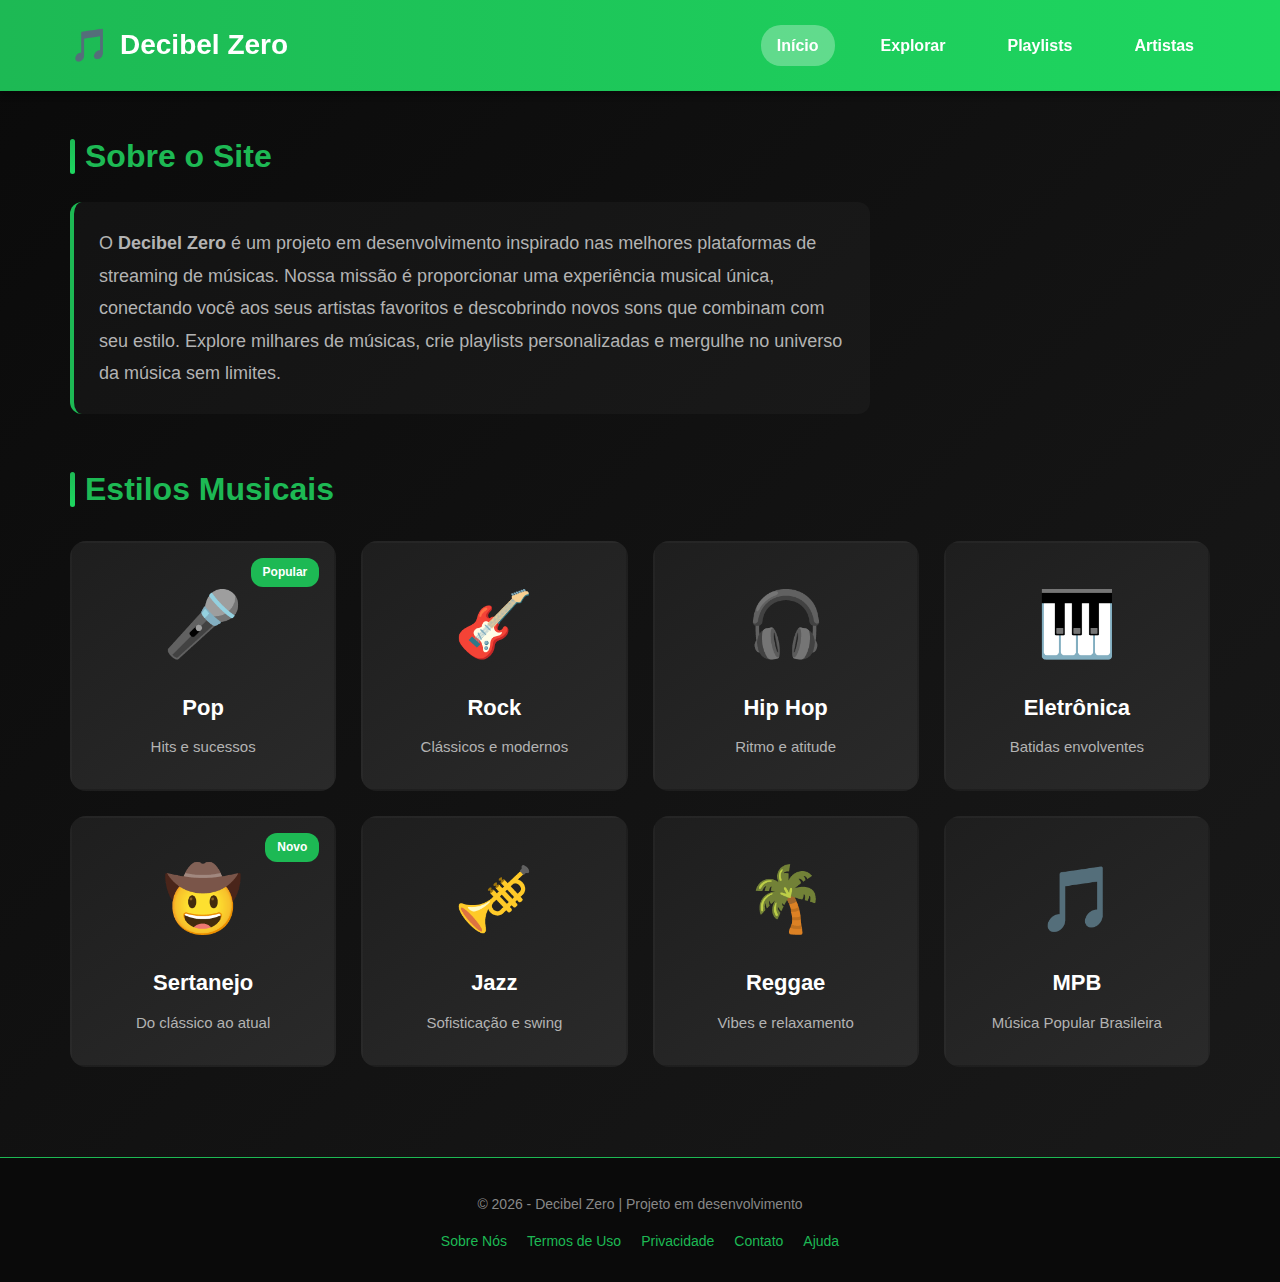
<file: index.html>
<!DOCTYPE html>
<html lang="pt-BR">
<head>
    <!-- Configurações básicas -->
    <meta charset="UTF-8">
    <meta name="viewport" content="width=device-width, initial-scale=1.0">
    <meta name="description" content="Decibel Zero - Plataforma de streaming de música com os melhores estilos musicais">
    <meta name="keywords" content="música, streaming, pop, rock, hip hop, eletrônica, sertanejo">
    <meta name="author" content="Decibel Zero">
    
    <!-- Título da página -->
    <title>Decibel Zero - Sua Plataforma de Música</title>
    
    <!-- Link para o arquivo CSS externo -->
    <link rel="stylesheet" href="styles.css">
    
    <!-- Favicon (ícone da aba do navegador) -->
    <link rel="icon" href="data:image/svg+xml,<svg xmlns='http://www.w3.org/2000/svg' viewBox='0 0 100 100'><text y='.9em' font-size='90'>🎵</text></svg>">
</head>
<body>

    <!-- ============================================
         CABEÇALHO DO SITE
         Contém logo e menu de navegação principal
         ============================================ -->
    <header>
        <div class="header-container">
            <!-- Logo do site -->
            <a href="index.html" class="logo">
                <span class="logo-icon">🎵</span>
                <span>Decibel Zero</span>
            </a>
            
            <!-- Menu de navegação -->
            <nav>
                <a href="index.html" class="active">Início</a>
                <a href="explorar.html">Explorar</a>
                <a href="playlists.html">Playlists</a>
                <a href="artistas.html">Artistas</a>
            </nav>
        </div>
    </header>

    <!-- ============================================
         CONTEÚDO PRINCIPAL
         Contém todas as seções da página
         ============================================ -->
    <main>
        
        <!-- Seção: Sobre o Site -->
        <section id="sobre">
            <h2>Sobre o Site</h2>
            <p class="about-text">
                O <strong>Decibel Zero</strong> é um projeto em desenvolvimento inspirado nas melhores
                plataformas de streaming de músicas. Nossa missão é proporcionar
                uma experiência musical única, conectando você aos seus artistas favoritos e descobrindo
                novos sons que combinam com seu estilo. Explore milhares de músicas, crie playlists
                personalizadas e mergulhe no universo da música sem limites.
            </p>
        </section>

        <!-- Seção: Estilos Musicais -->
        <section id="estilos">
            <h2>Estilos Musicais</h2>
            
            <!-- Grid de cards com os estilos musicais -->
            <div class="cards">
                
                <!-- Card: Pop -->
                <a href="Pop.html" class="card">
                    <span class="card-icon">🎤</span>
                    <h3>Pop</h3>
                    <p>Hits e sucessos</p>
                    <span class="card-badge">Popular</span>
                </a>

                <!-- Card: Rock -->
                <a href="Rock.html" class="card">
                    <span class="card-icon">🎸</span>
                    <h3>Rock</h3>
                    <p>Clássicos e modernos</p>
                </a>

                <!-- Card: Hip Hop -->
                <a href="hiphop.html" class="card">
                    <span class="card-icon">🎧</span>
                    <h3>Hip Hop</h3>
                    <p>Ritmo e atitude</p>
                </a>

                <!-- Card: Eletrônica -->
                <a href="eletronica.html" class="card">
                    <span class="card-icon">🎹</span>
                    <h3>Eletrônica</h3>
                    <p>Batidas envolventes</p>
                </a>

                <!-- Card: Sertanejo -->
                <a href="sertanejo.html" class="card">
                    <span class="card-icon">🤠</span>
                    <h3>Sertanejo</h3>
                    <p>Do clássico ao atual</p>
                    <span class="card-badge">Novo</span>
                </a>

                <!-- Card: Jazz -->
                <a href="jazz.html" class="card">
                    <span class="card-icon">🎺</span>
                    <h3>Jazz</h3>
                    <p>Sofisticação e swing</p>
                </a>

                <!-- Card: Reggae -->
                <a href="reggae.html" class="card">
                    <span class="card-icon">🌴</span>
                    <h3>Reggae</h3>
                    <p>Vibes e relaxamento</p>
                </a>

                <!-- Card: MPB -->
                <a href="MPB.html" class="card">
                    <span class="card-icon">🎵</span>
                    <h3>MPB</h3>
                    <p>Música Popular Brasileira</p>
                </a>

            </div>
        </section>

    </main>

    <!-- ============================================
         RODAPÉ DO SITE
         Informações de copyright e links
         ============================================ -->
    <footer>
        <p>&copy; 2026 - Decibel Zero | Projeto em desenvolvimento</p>
        
        <!-- Links adicionais no rodapé -->
        <div class="footer-links">
            <a href="sobrenos.html">Sobre Nós</a>
            <a href="termos.html">Termos de Uso</a>
            <a href="privacidade.html">Privacidade</a>
            <a href="contato.html">Contato</a>
            <a href="ajuda.html">Ajuda</a>
        </div>
    </footer>

</body>
</html>
</file>
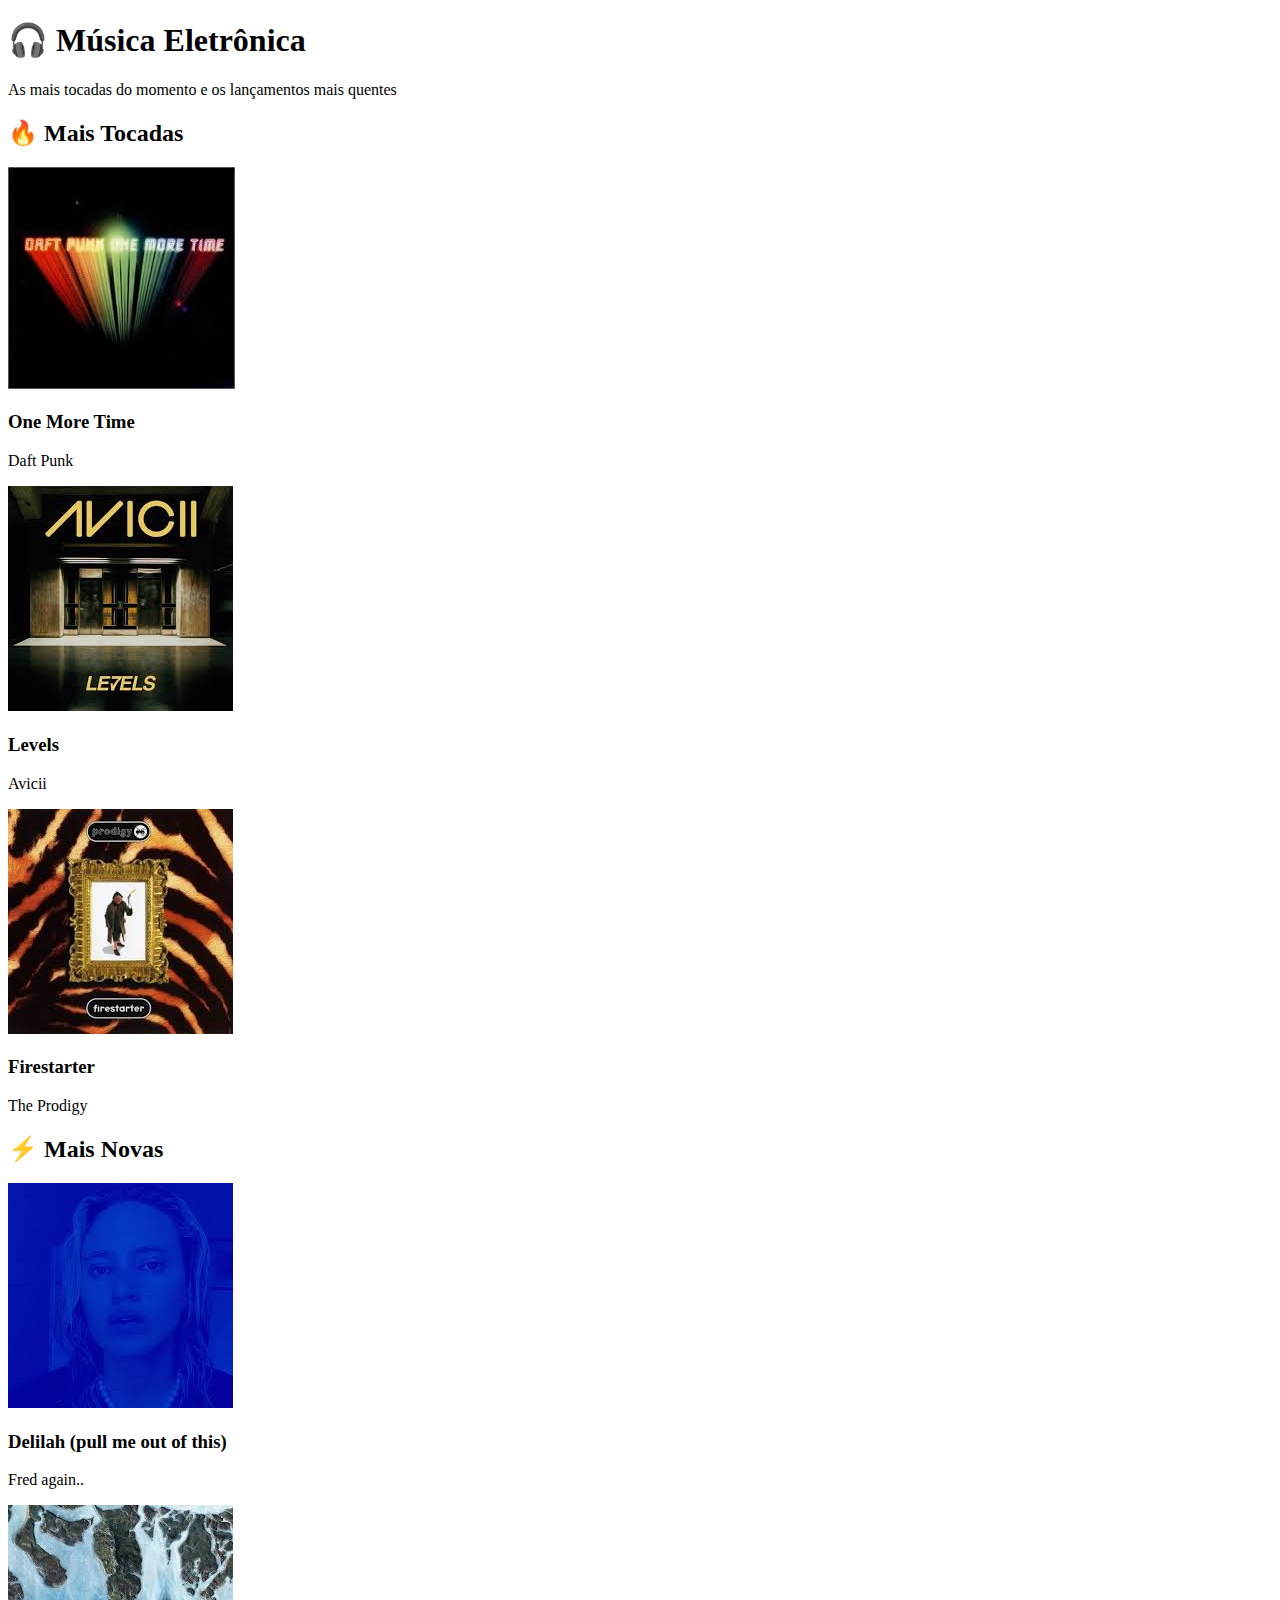
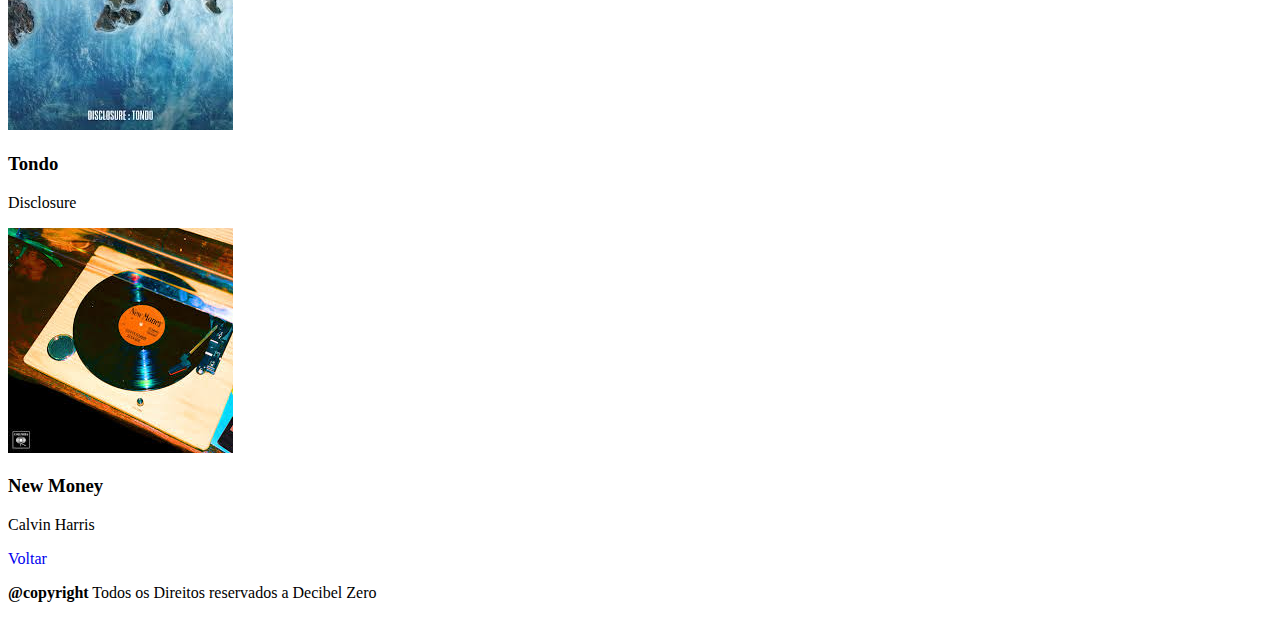
<file: eletronica.html>
<!DOCTYPE html>
<html lang="pt-BR">

<head>
    <meta charset="UTF-8">
    <meta name="viewport" content="width=device-width, initial-scale=1.0">
    <title>Eletronic Beats</title>
</head>

<body>
    <header>
        <h1>🎧 Música Eletrônica</h1>
        <p class="Subtitle">As mais tocadas do momento e os lançamentos mais quentes</p>
    </header>

    <section class="mostPlayed">
        <h2 class="title">🔥 Mais Tocadas</h2 class="title">
        <div class="content">
            <div class="img1">
                <img src="./assets/images/Eletronica/OneMoreTime.jpg" alt="One More Time">
                <div class="info1">
                    <h3>One More Time</h3>
                    <p>Daft Punk</p>
                </div>
            </div>
            <div class="img2">
                <img src="./assets/images/Eletronica/Levels.jpg" alt="Levels">
                <div class="info2">
                    <h3>Levels</h3>
                    <p>Avicii</p>
                </div>
            </div>
            <div class="img3">
                <img src="./assets/images/Eletronica/Firestarter.jpg" alt="Firestarter">
                <div class="info3">
                    <h3>Firestarter</h3>
                    <p>The Prodigy</p>
                </div>
            </div>
        </div>
    </section>
    <section class="newest">
        <h2 class="title">⚡ Mais Novas</h2 class="title">
        <div class="content">
            <div class="img4">
                <img src="./assets/images/Eletronica/Delilah.jpg" alt="Delilah (pull me out of this)">
                <div class="info4">
                    <h3>Delilah (pull me out of this)</h3>
                    <p>Fred again..</p>
                </div>
            </div>
            <div class="img5">
                <img src="./assets/images/Eletronica/Tondo.jpg" alt="Tondo">
                <div class="info5">
                    <h3>Tondo</h3>
                    <p>Disclosure</p>
                </div>
            </div>
            <div class="img6">
                <img src="./assets/images/Eletronica/NewMoney.jpg" alt="New Money">
                <div class="info6">
                    <h3>New Money</h3>
                    <p>Calvin Harris</p>
                </div>
            </div>
        </div>
    </section>
    <a href="#" style="text-decoration: none;">Voltar</a>
    <footer>
        <div class="footerText">
            <p class="footerText"><strong>@copyright</strong> Todos os Direitos reservados a Decibel Zero</p>
        </div>
    </footer>
</body>

</html>
</file>
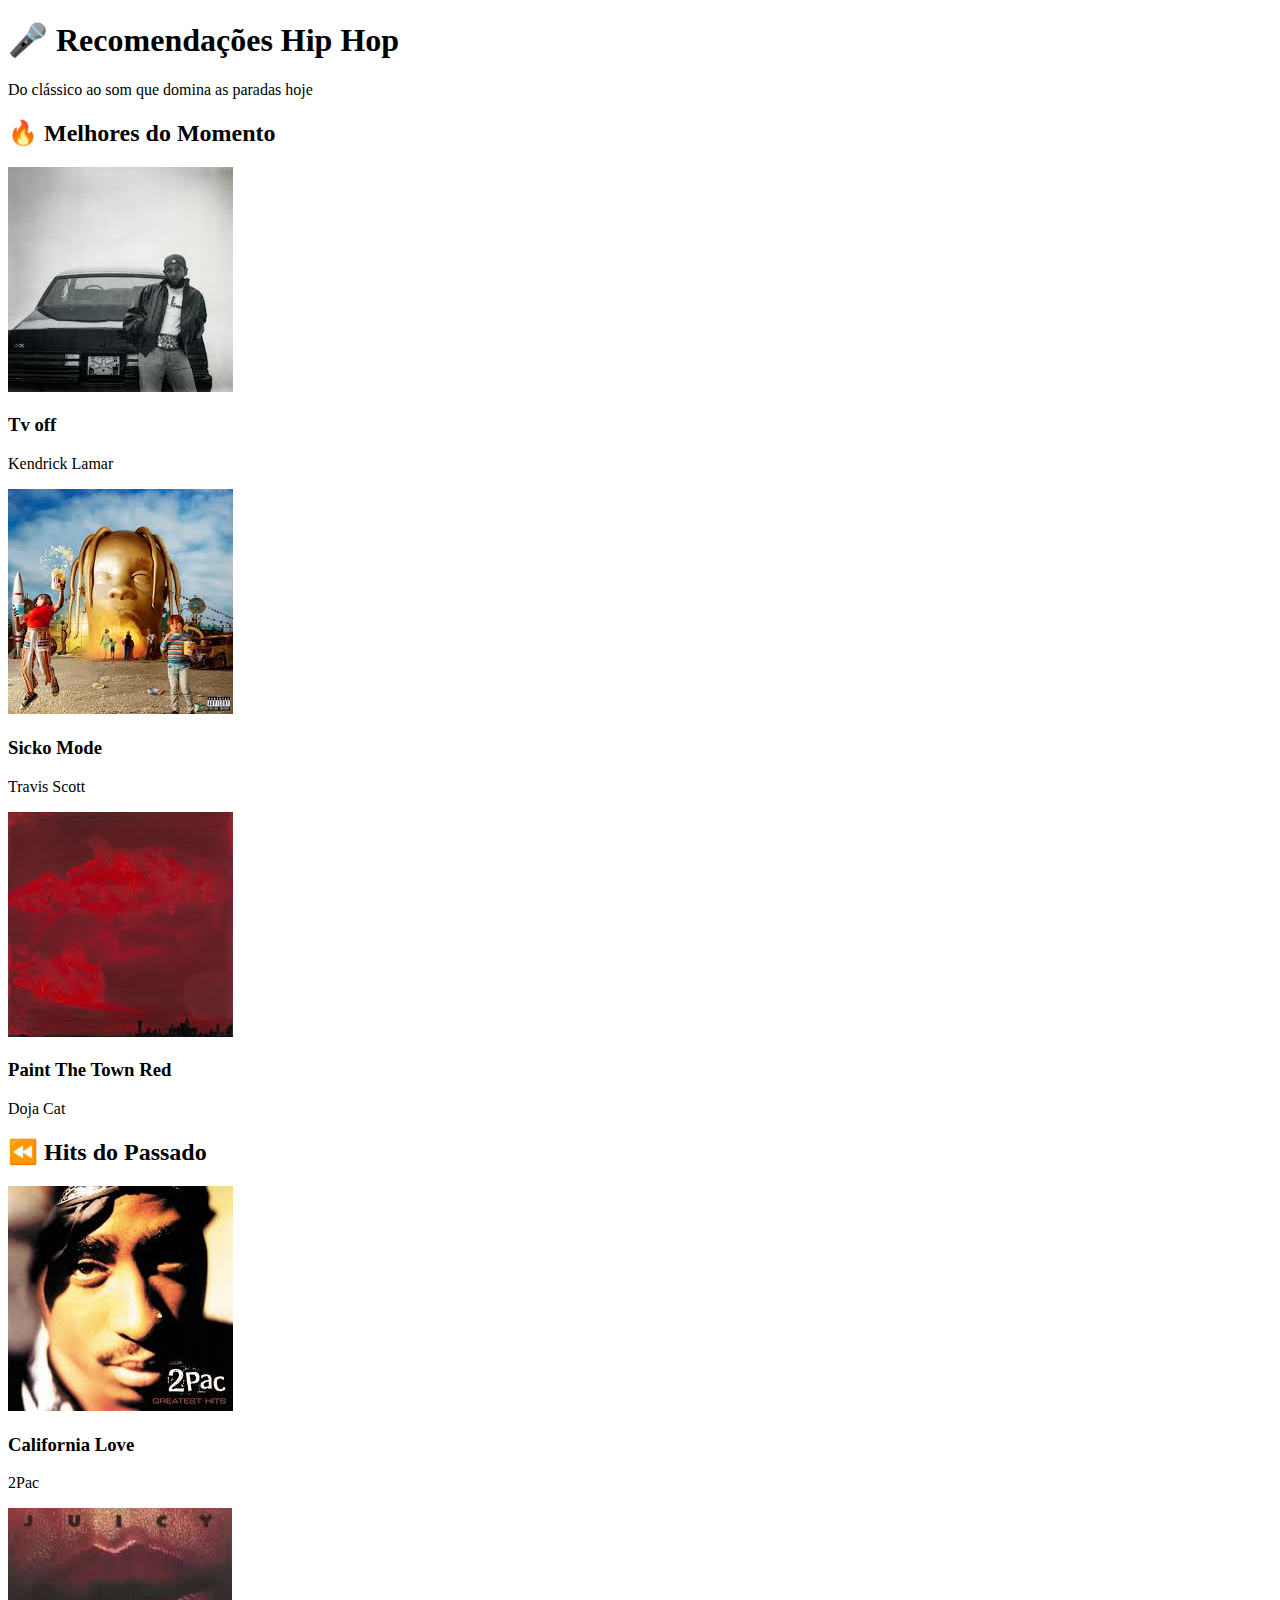
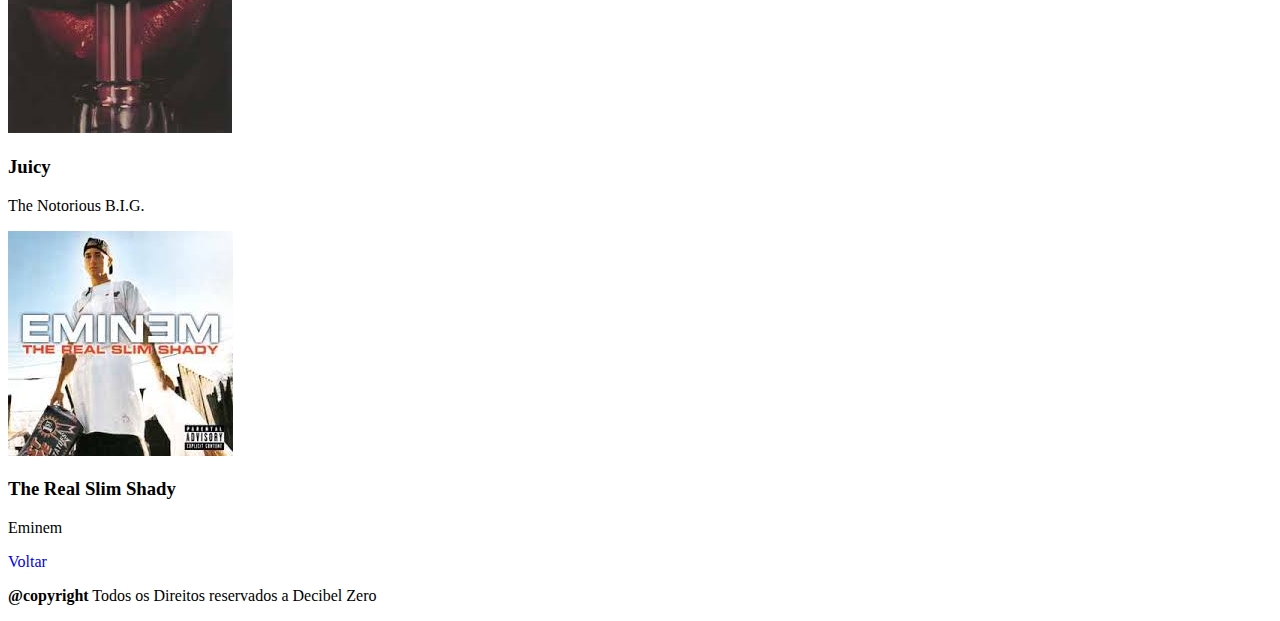
<file: hiphop.html>
<!DOCTYPE html>
<html lang="pt-BR">

<head>
    <meta charset="UTF-8">
    <meta name="viewport" content="width=device-width, initial-scale=1.0">
    <title>Hip Hop Vibes</title>
</head>

<body>
    <header>
        <h1>🎤 Recomendações Hip Hop</h1>
        <p class="Subtitle">Do clássico ao som que domina as paradas hoje</p>
    </header>
    <section class="doMomento">
        <h2 class="title">🔥 Melhores do Momento</h2>
        <div class="content">
            <div class="img1">
                <img src="./assets/images/Hip Hop/Tvoff.jpg" alt="Tv off">
                <div class="info1">
                    <h3>Tv off</h3>
                    <p>Kendrick Lamar</p>
                </div>
            </div>
            <div class="img2">
                <img src="./assets/images/Hip Hop/SickoMode.jpg" alt="Sicko Mode">
                <div class="info2">
                    <h3>Sicko Mode</h3>
                    <p>Travis Scott</p>
                </div>
            </div>
            <div class="img3">
                <img src="./assets/images/Hip Hop/PaintTheTownRed.jpg" alt="Paint The Town Red">
                <div class="info3">
                    <h3>Paint The Town Red</h3>
                    <p>Doja Cat</p>
                </div>
            </div>
        </div>
    </section>
    <section class="passado">
        <h2 class="title">⏪ Hits do Passado</h2>
        <div class="content">
            <div class="img4">
                <img src="./assets/images/Hip Hop/CaliforniaLove.jpg" alt="California Love">
                <div class="info4">
                    <h3>California Love</h3>
                    <p>2Pac</p>
                </div>
            </div>
            <div class="img5">
                <img src="./assets/images/Hip Hop/Juicy.jpg" alt="Juicy">
                <div class="info5">
                    <h3>Juicy</h3>
                    <p>The Notorious B.I.G.</p>
                </div>
            </div>
            <div class="img6">
                <img src="./assets/images/Hip Hop/TheRealSlimShady.jpg" alt="The Real Slim Shady">
                <div class="info6">
                    <h3>The Real Slim Shady</h3>
                    <p>Eminem</p>
                </div>
            </div>
        </div>
    </section>
    <a href="#" style="text-decoration: none ;">Voltar</a>
    <footer>
        <div class="footer">
            <p class="footerText"><strong>@copyright</strong> Todos os Direitos reservados a Decibel Zero</p>
        </div>
    </footer>
</body>

</html>
</file>
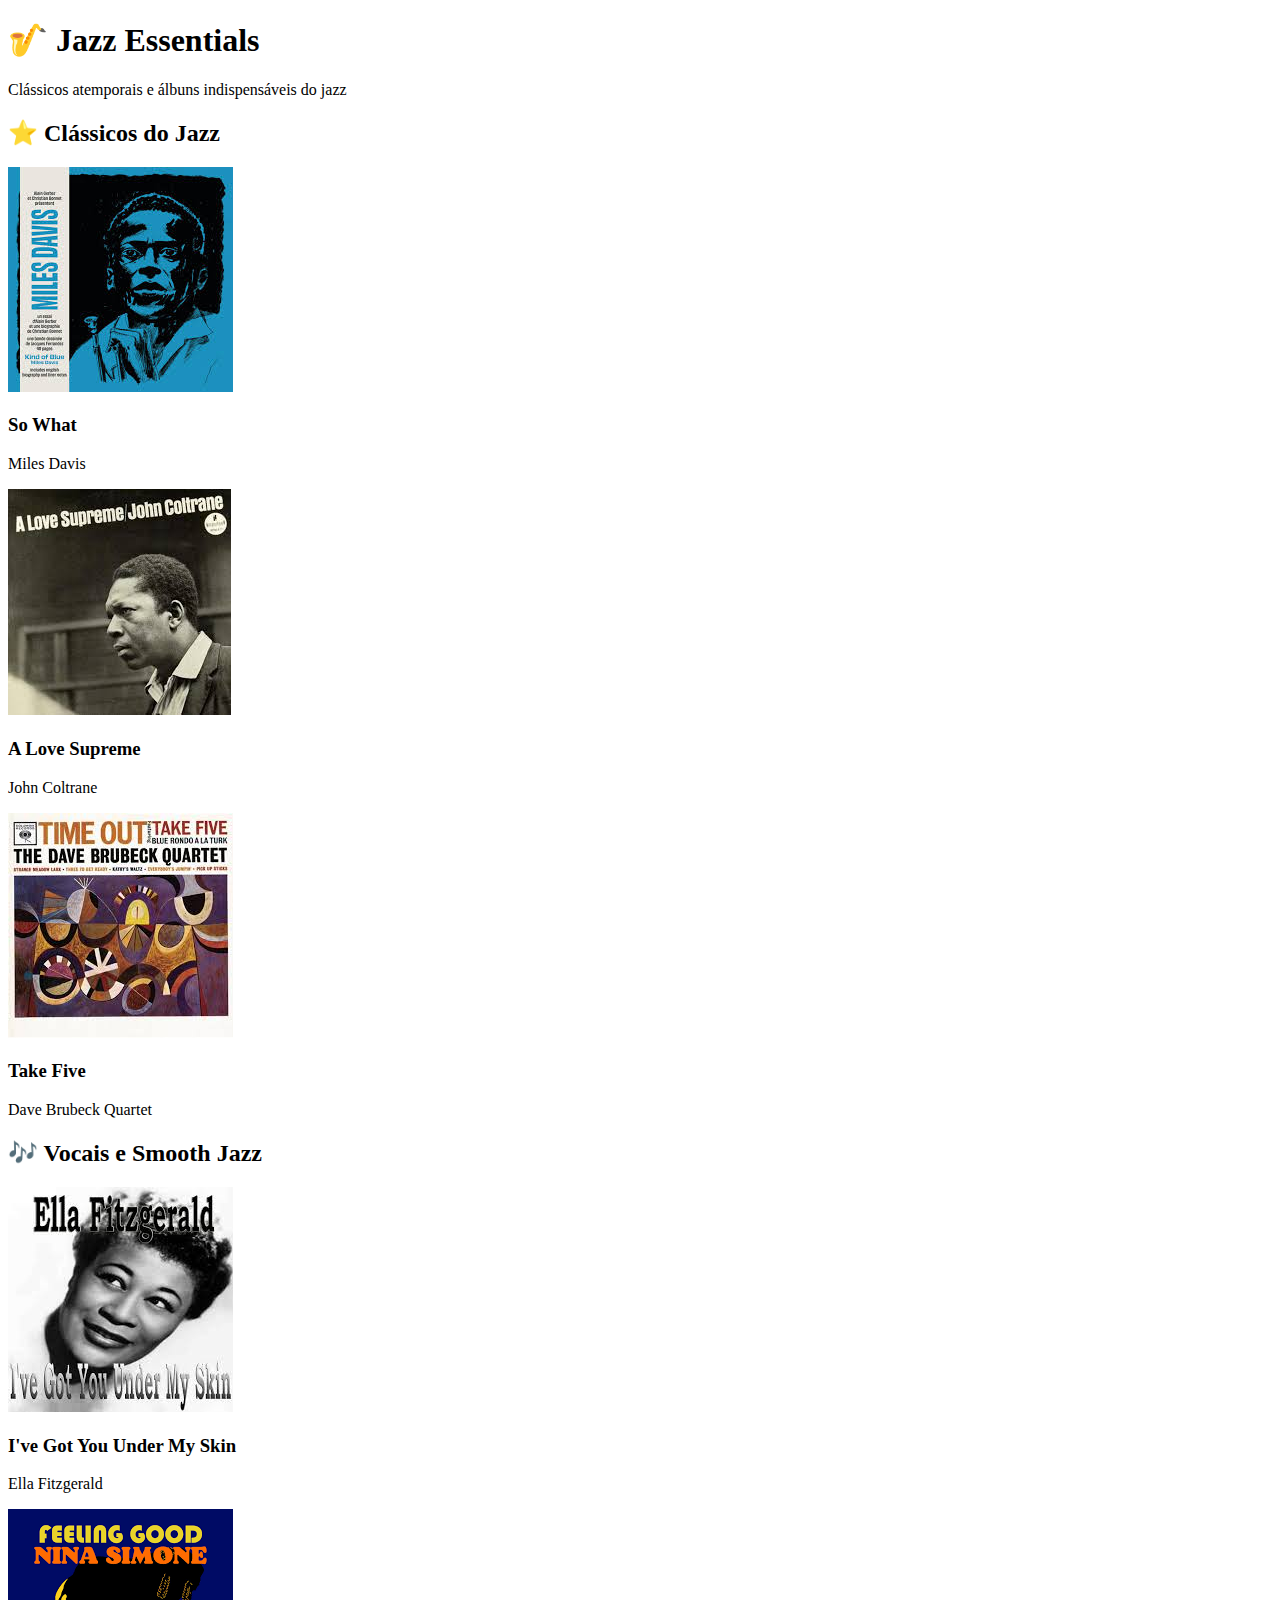
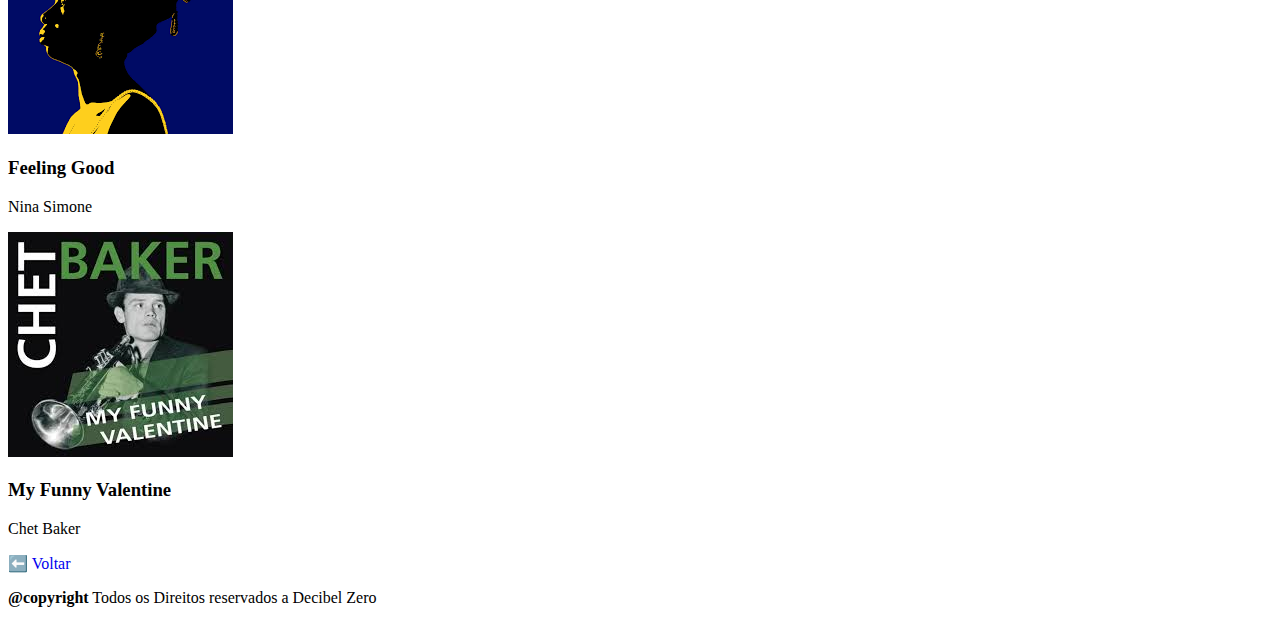
<file: jazz.html>
<!DOCTYPE html>
<html lang="pt-BR">

<head>
    <meta charset="UTF-8">
    <meta name="viewport" content="width=device-width, initial-scale=1.0">
    <title>Jazz</title>
</head>

<body>
    <header>
        <h1>🎷 Jazz Essentials</h1>
        <p class="Subtitle">Clássicos atemporais e álbuns indispensáveis do jazz</p>
    </header>
    <section class="Classics">
        <h2 class="title">⭐ Clássicos do Jazz</h2>
        <div class="content">
            <div class="img1">
                <img src="./assets/images/Jazz/SoWhat.jpg" alt="So What">
                <div class="info1">
                    <h3>So What</h3>
                    <p>Miles Davis</p>
                </div>
            </div>
            <div class="img2">
                <img src="./assets/images/Jazz/ALoveSupreme.jpg" alt="A Love Supreme">
                <div class="info2">
                    <h3>A Love Supreme</h3>
                    <p>John Coltrane</p>
                </div>
            </div>
            <div class="img3">
                <img src="./assets/images/Jazz/TakeFive.jpg" alt="Take Five">
                <div class="info3">
                    <h3>Take Five</h3>
                    <p>Dave Brubeck Quartet</p>
                </div>
            </div>
        </div>
    </section>
    <section class="smooth">
        <h2 class="title">🎶 Vocais e Smooth Jazz</h2>
        <div class="content">
            <div class="img4">
                <img src="./assets/images/Jazz/I'veGotYouUnderMySkin.jpg" alt="I've Got You Under My Skin">
                <div class="info4">
                    <h3>I've Got You Under My Skin</h3>
                    <p>Ella Fitzgerald</p>
                </div>
            </div>
            <div class="img5">
                <img src="./assets/images/Jazz/FeelingGood.png" alt="Feeling Good">
                <div class="info5">
                    <h3>Feeling Good</h3>
                    <p>Nina Simone</p>
                </div>
            </div>
            <div class="img6">
                <img src="./assets/images/Jazz/MyFunnyValentine.jpg" alt="My Funny Valentine">
                <div class="info6">
                    <h3>My Funny Valentine</h3>
                    <p>Chet Baker</p>
                </div>
            </div>
        </div>
    </section>
    <a href="index.html" style="text-decoration: none;">⬅️ Voltar</a>
    <footer>
        <div class="footerText">
            <p class="footerText"><strong>@copyright</strong> Todos os Direitos reservados a Decibel Zero</p>
        </div>
    </footer>
</body>

</html>
</file>
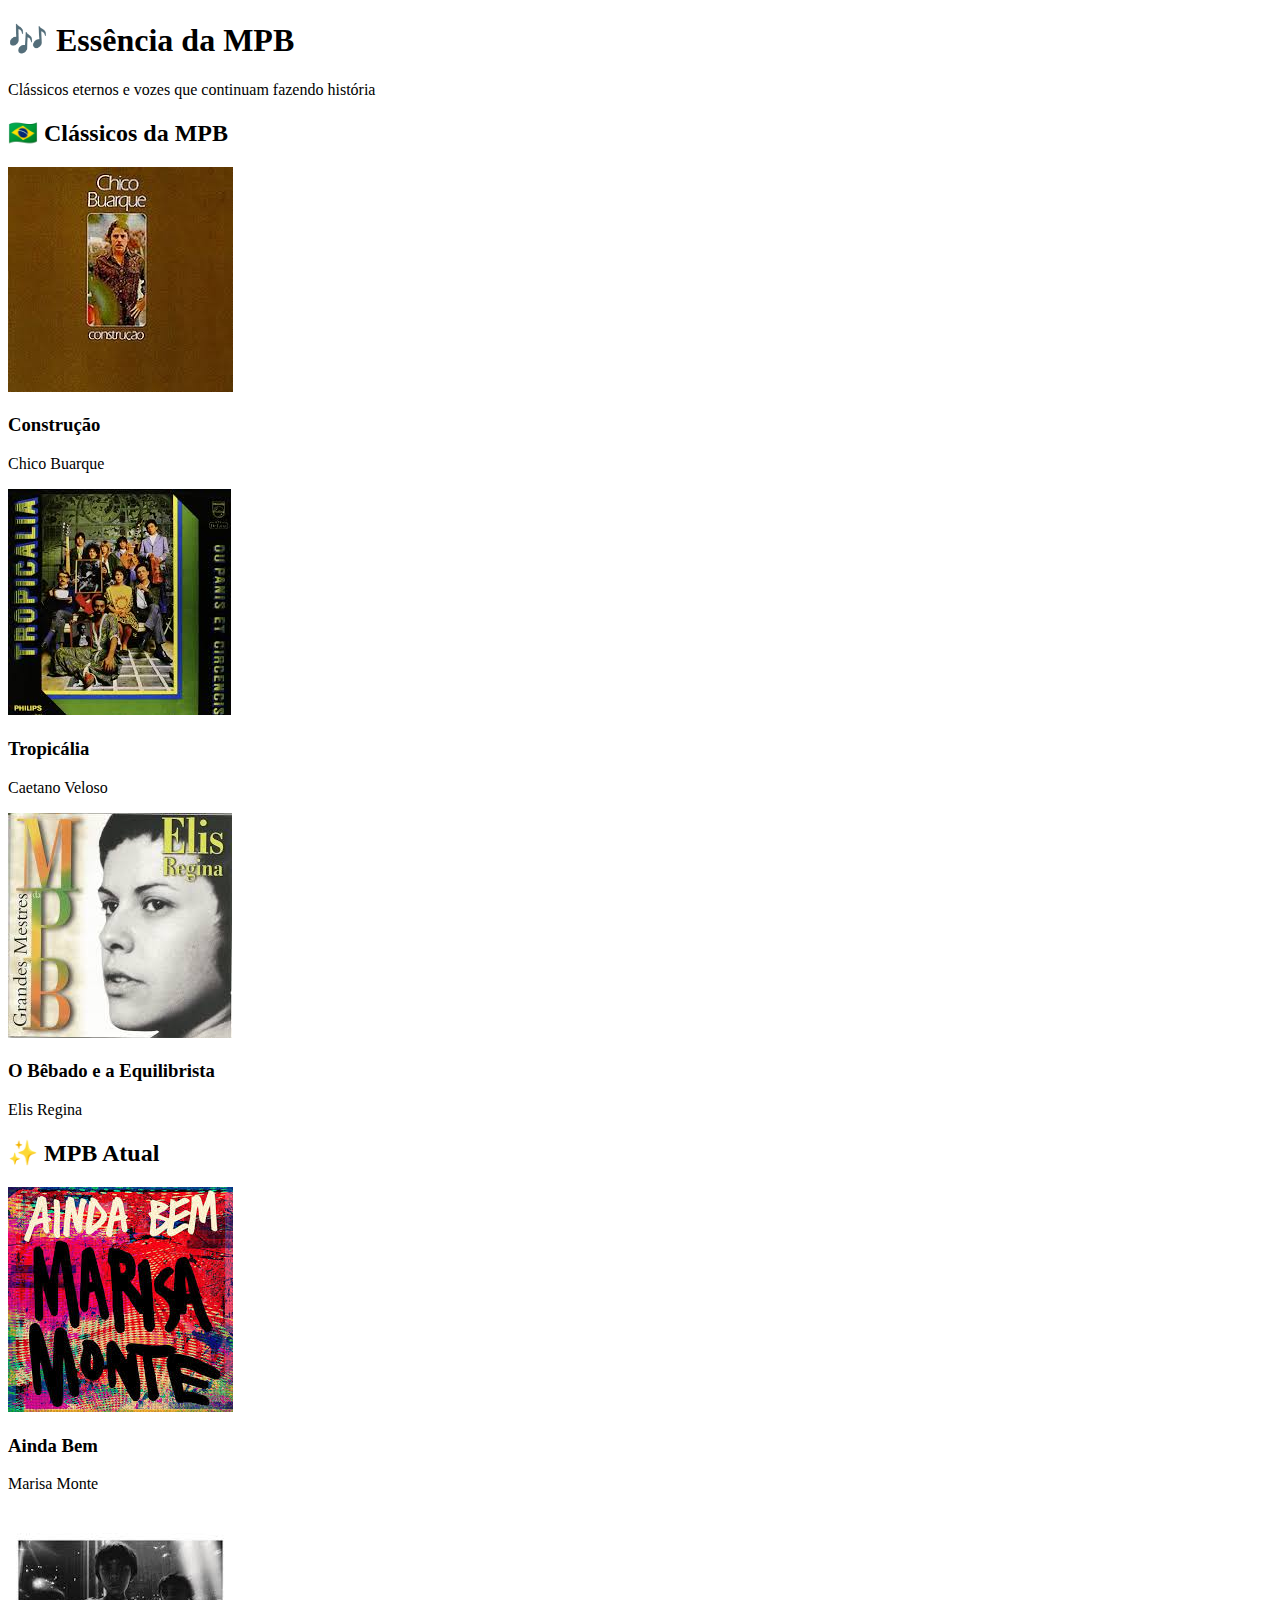
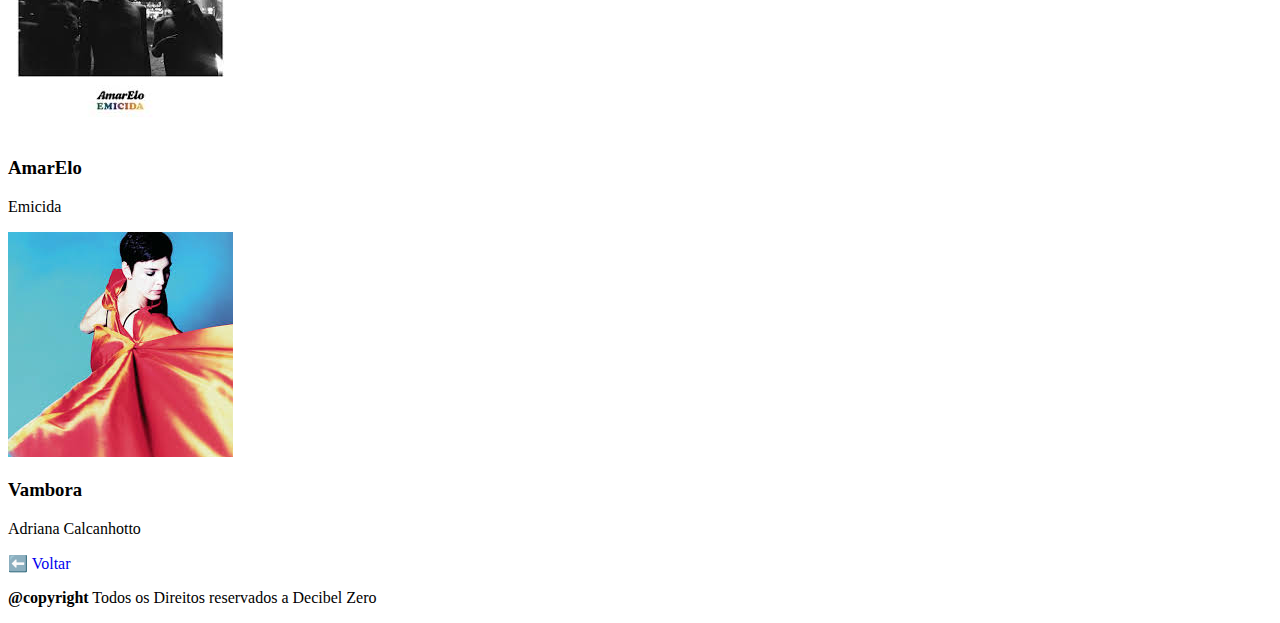
<file: MPB.html>
<!DOCTYPE html>
<html lang="pt-BR">

<head>
    <meta charset="UTF-8">
    <meta name="viewport" content="width=device-width, initial-scale=1.0">
    <title>MPB</title>
</head>

<body>
    <header>
        <h1>🎶 Essência da MPB</h1>
        <p class="Subtitle">Clássicos eternos e vozes que continuam fazendo história</p>
    </header>
    <section class="Classics">
        <h2 class="title">🇧🇷 Clássicos da MPB</h2>
        <div class="content">
            <div class="img1">
                <img src="./assets/images/MPB/Construção.jpg" alt="Construção">
                <div class="info1">
                    <h3>Construção</h3>
                    <p>Chico Buarque</p>
                </div>
            </div>
            <div class="img2">
                <img src="./assets/images/MPB/Veloso.jpg" alt="Tropicália">
                <div class="info2">
                    <h3>Tropicália</h3>
                    <p>Caetano Veloso</p>
                </div>
            </div>
            <div class="img3">
                <img src="./assets/images/MPB/OBêbadoeaEquilibrista.jpg" alt="O Bêbado e a Equilibrista">
                <div class="info3">
                    <h3>O Bêbado e a Equilibrista</h3>
                    <p>Elis Regina</p>
                </div>
            </div>
        </div>
    </section>
    <section class="Atual">
        <h2 class="title">✨ MPB Atual</h2>
        <div class="content">
            <div class="img4">
                <img src="./assets/images/MPB/AindaBem.jpg" alt="Ainda Bem">
                <div class="info4">
                    <h3>Ainda Bem</h3>
                    <p>Marisa Monte</p>
                </div>
            </div>
            <div class="img5">
                <img src="./assets/images/MPB/AmarElo.jpg" alt="AmarElo">
                <div class="info5">
                    <h3>AmarElo</h3>
                    <p>Emicida</p>
                </div>
            </div>
            <div class="img6">
                <img src="./assets/images/MPB/Vambora.jpg" alt="Vambora">
                <div class="info6">
                    <h3>Vambora</h3>
                    <p>Adriana Calcanhotto</p>
                </div>
            </div>
        </div>
    </section>
    <a href="index.html" style="text-decoration: none;">⬅️ Voltar</a>
    <footer>
        <div class="footerText">
            <p class="footerText"><strong>@copyright</strong> Todos os Direitos reservados a Decibel Zero</p>
        </div>
    </footer>
</body>

</html>
</file>
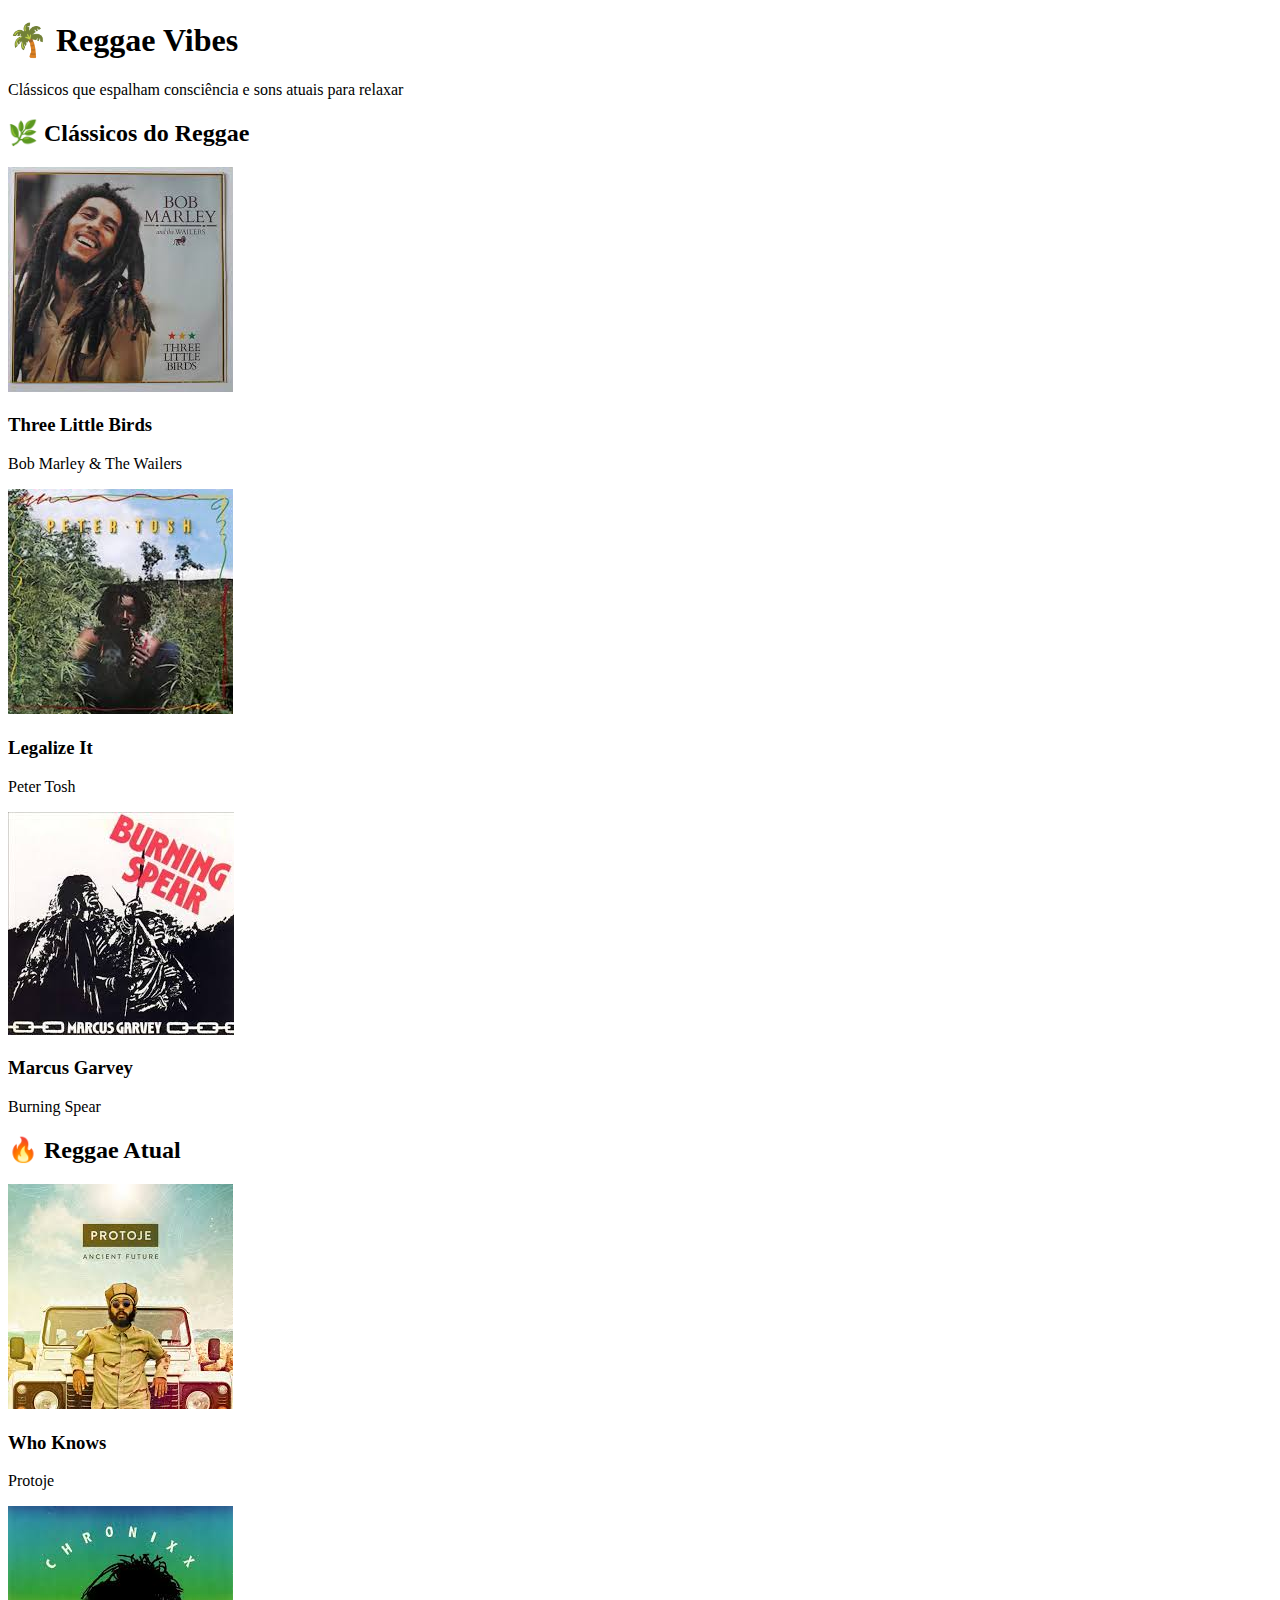
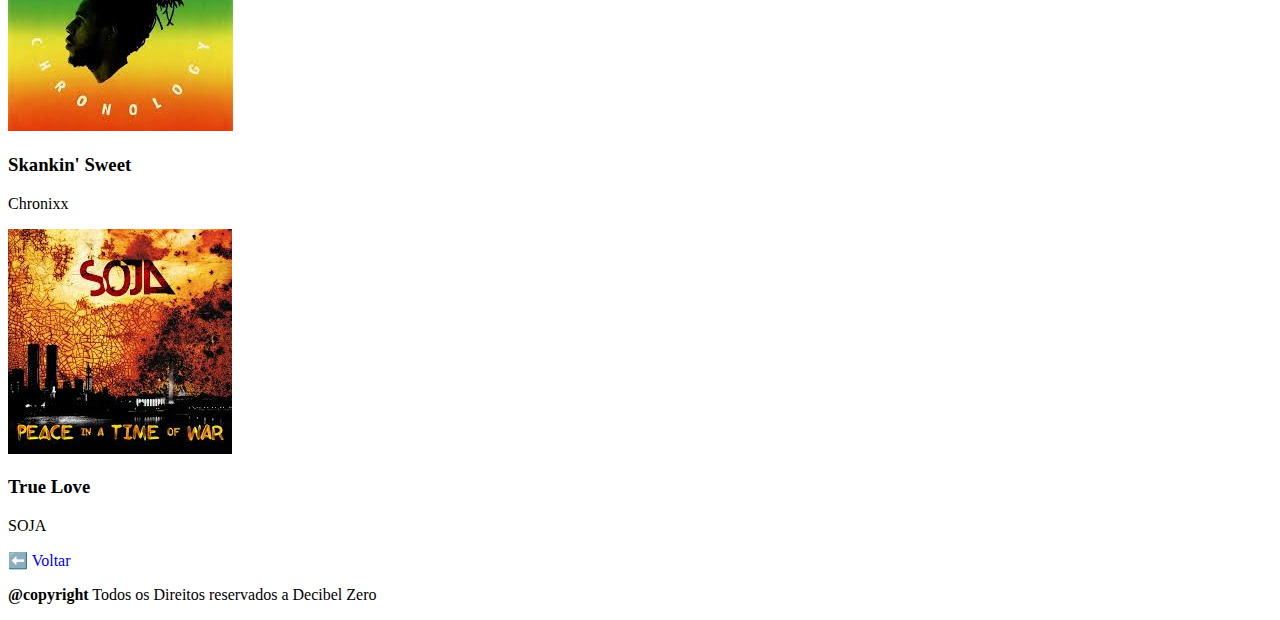
<file: reggae.html>
<!DOCTYPE html>
<html lang="pt-BR">

<head>
    <meta charset="UTF-8">
    <meta name="viewport" content="width=device-width, initial-scale=1.0">
    <title>Reggae</title>
</head>

<body>
    <header>
        <h1>🌴 Reggae Vibes</h1>
        <p class="Subtitle">Clássicos que espalham consciência e sons atuais para relaxar</p>
    </header>
    <section class="Classics">
        <h2 class="title">🌿 Clássicos do Reggae</h2>
        <div class="content">
            <div class="img1">
                <img src="./assets/images/Reggae/ThreeLittleBirds.jpg" alt="Three Little Birds">
                <div class="info1">
                    <h3>Three Little Birds</h3>
                    <p>Bob Marley & The Wailers</p>
                </div>
            </div>
            <div class="img2">
                <img src="./assets/images/Reggae/LegalizeIt.jpg" alt="Legalize It">
                <div class="info2">
                    <h3>Legalize It</h3>
                    <p>Peter Tosh</p>
                </div>
            </div>
            <div class="img3">
                <img src="./assets/images/Reggae/MarcusGarvey.jpg" alt="Marcus Garvey">
                <div class="info3">
                    <h3>Marcus Garvey</h3>
                    <p>Burning Spear</p>
                </div>
            </div>
        </div>
    </section>
    <section class="Atual">
        <h2 class="title">🔥 Reggae Atual</h2>
        <div class="content">
            <div class="img4">
                <img src="./assets/images/Reggae/WhoKnows.jpg" alt="Who Knows">
                <div class="info4">
                    <h3>Who Knows</h3>
                    <p>Protoje</p>
                </div>
            </div>
            <div class="img5">
                <img src="./assets/images/Reggae/Skankin'Sweet.jpg" alt="Skankin' Sweet">
                <div class="info5">
                    <h3>Skankin' Sweet</h3>
                    <p>Chronixx</p>
                </div>
            </div>
            <div class="img6">
                <img src="./assets/images/Reggae/TrueLove.jpg" alt="True Love">
                <div class="info6">
                    <h3>True Love</h3>
                    <p>SOJA</p>
                </div>
            </div>
        </div>
    </section>
    <a href="index.html" style="text-decoration: none;">⬅️ Voltar</a>
    <footer>
        <div class="footerText">
            <p class="footerText"><strong>@copyright</strong> Todos os Direitos reservados a Decibel Zero</p>
        </div>
    </footer>
</body>

</html>
</file>
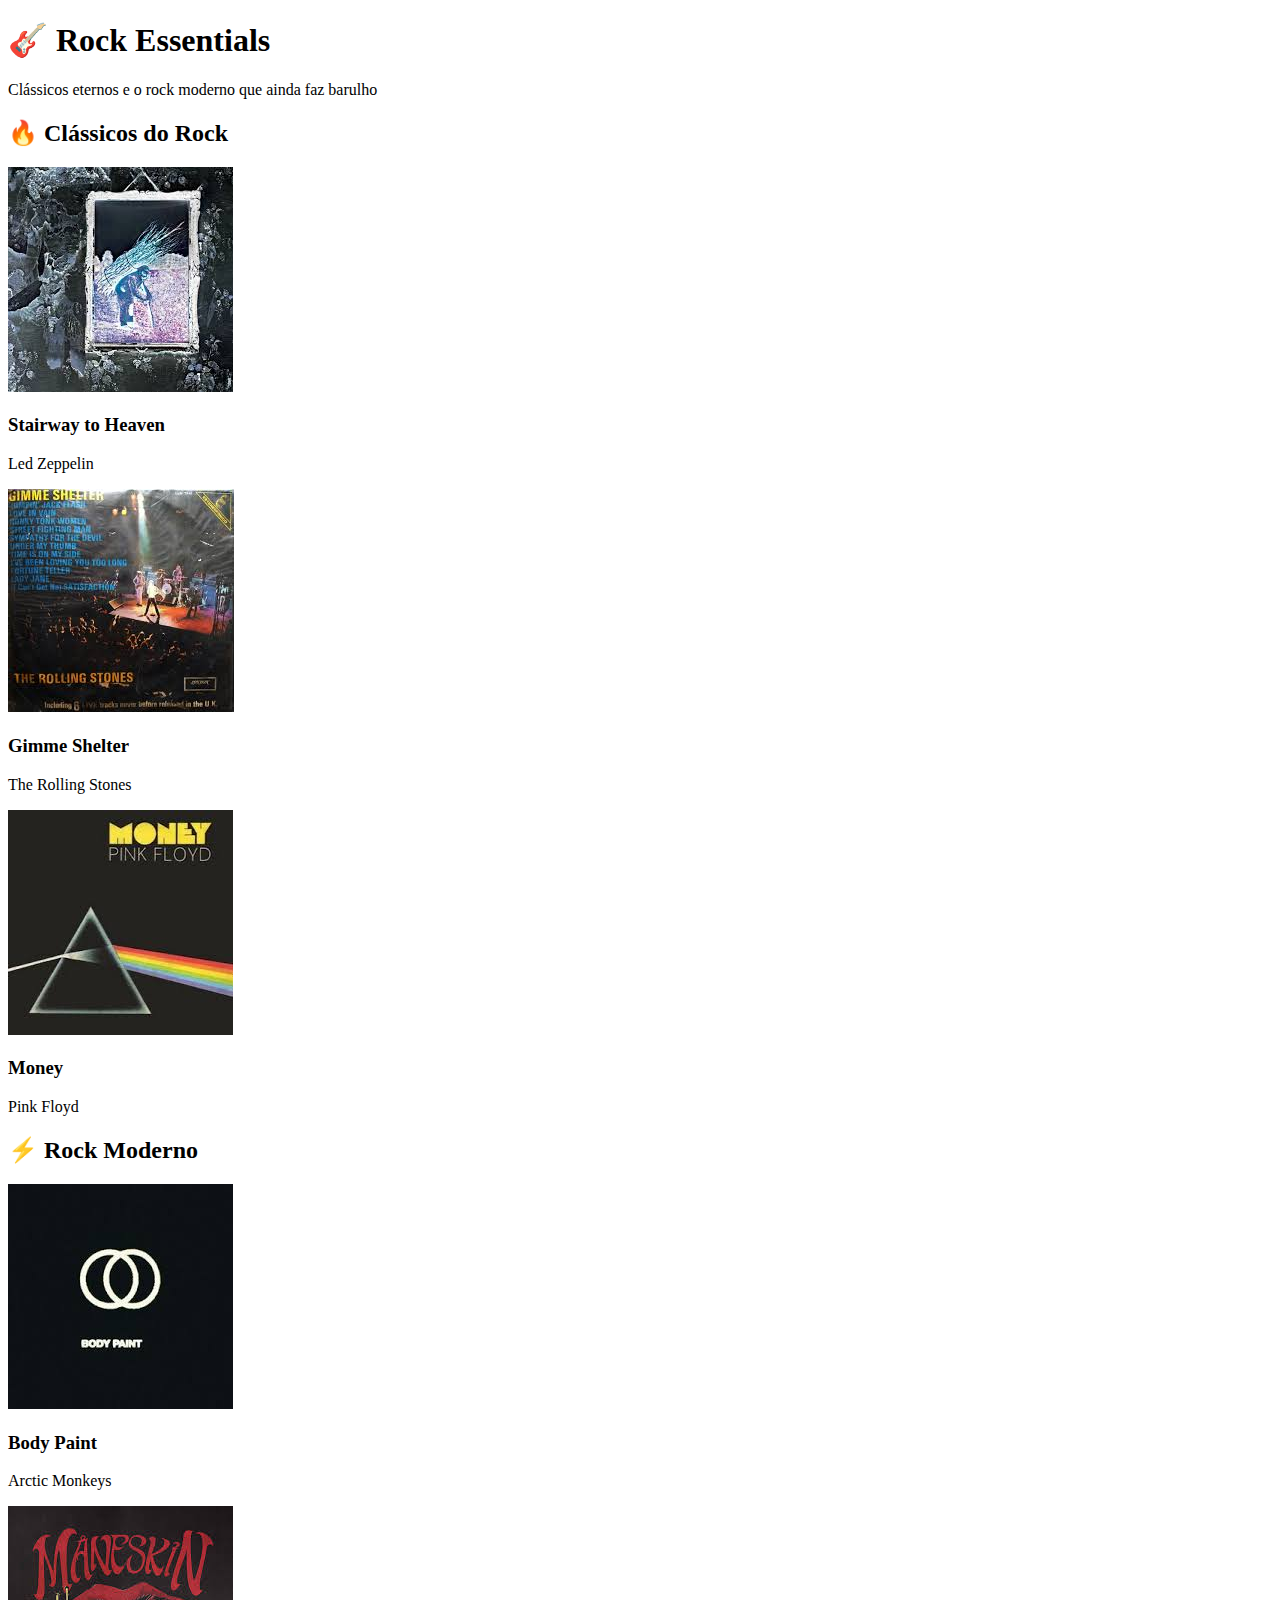
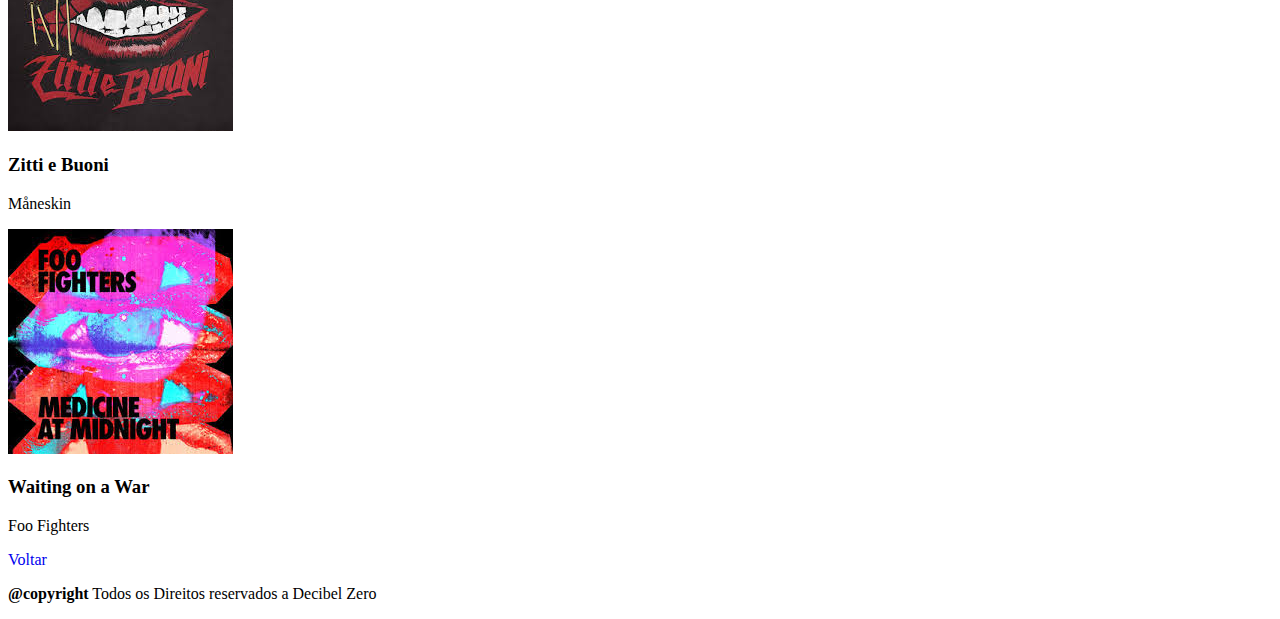
<file: Rock.html>
<!DOCTYPE html>
<html lang="pt-BR">

<head>
    <meta charset="UTF-8">
    <meta name="viewport" content="width=device-width, initial-scale=1.0">
    <title>Rock Essentials</title>
</head>

<body>
    <header>
        <h1>🎸 Rock Essentials</h1>
        <p class="Subtitle">Clássicos eternos e o rock moderno que ainda faz barulho</p>
    </header>
    <section class="Classics">
        <h2 class="title">🔥 Clássicos do Rock</h2>
        <div class="content">
            <div class="img1">
                <img src="./assets/images/Rock/StairwaytoHeaven.jpg" alt="Stairway to Heaven">
                <div class="info1">
                    <h3>Stairway to Heaven</h3>
                    <p>Led Zeppelin</p>
                </div>
            </div>
            <div class="img2">
                <img src="/assets/images/Rock/GimmeShelter.jpg" alt="Gimme Shelter">
                <div class="info2">
                    <h3>Gimme Shelter</h3>
                    <p>The Rolling Stones</p>
                </div>
            </div>
            <div class="img3">
                <img src="./assets/images/Rock/Money.jpg" alt="Money">
                <div class="info3">
                    <h3>Money</h3>
                    <p>Pink Floyd</p>
                </div>
            </div>
        </div>
    </section>

    <section class="Modern">
        <h2 class="title">⚡ Rock Moderno</h2>
        <div class="content">
            <div class="img4">
                <img src="./assets/images/Rock/BodyPaint.jpg" alt="Body Paint">
                <div class="info4">
                    <h3>Body Paint</h3>
                    <p>Arctic Monkeys</p>
                </div>
            </div>
            <div class="img5">
                <img src="./assets/images/Rock/ZittieBuoni.jpg" alt="Zitti e Buoni">
                <div class="info5">
                    <h3>Zitti e Buoni</h3>
                    <p>Måneskin</p>
                </div>
            </div>
            <div class="img6">
                <img src="./assets/images/Rock/WaitingonaWar.jpg" alt="Waiting on a War">
                <div class="info6">
                    <h3>Waiting on a War</h3>
                    <p>Foo Fighters</p>
                </div>
            </div>
        </div>
    </section>
    <a href="#" style="text-decoration: none;">Voltar</a>
    <footer>
        <div class="footer">
           <p class="footerText"><strong>@copyright</strong> Todos os Direitos reservados a Decibel Zero</p>
        </div>
    </footer>
</body>

</html>
</file>
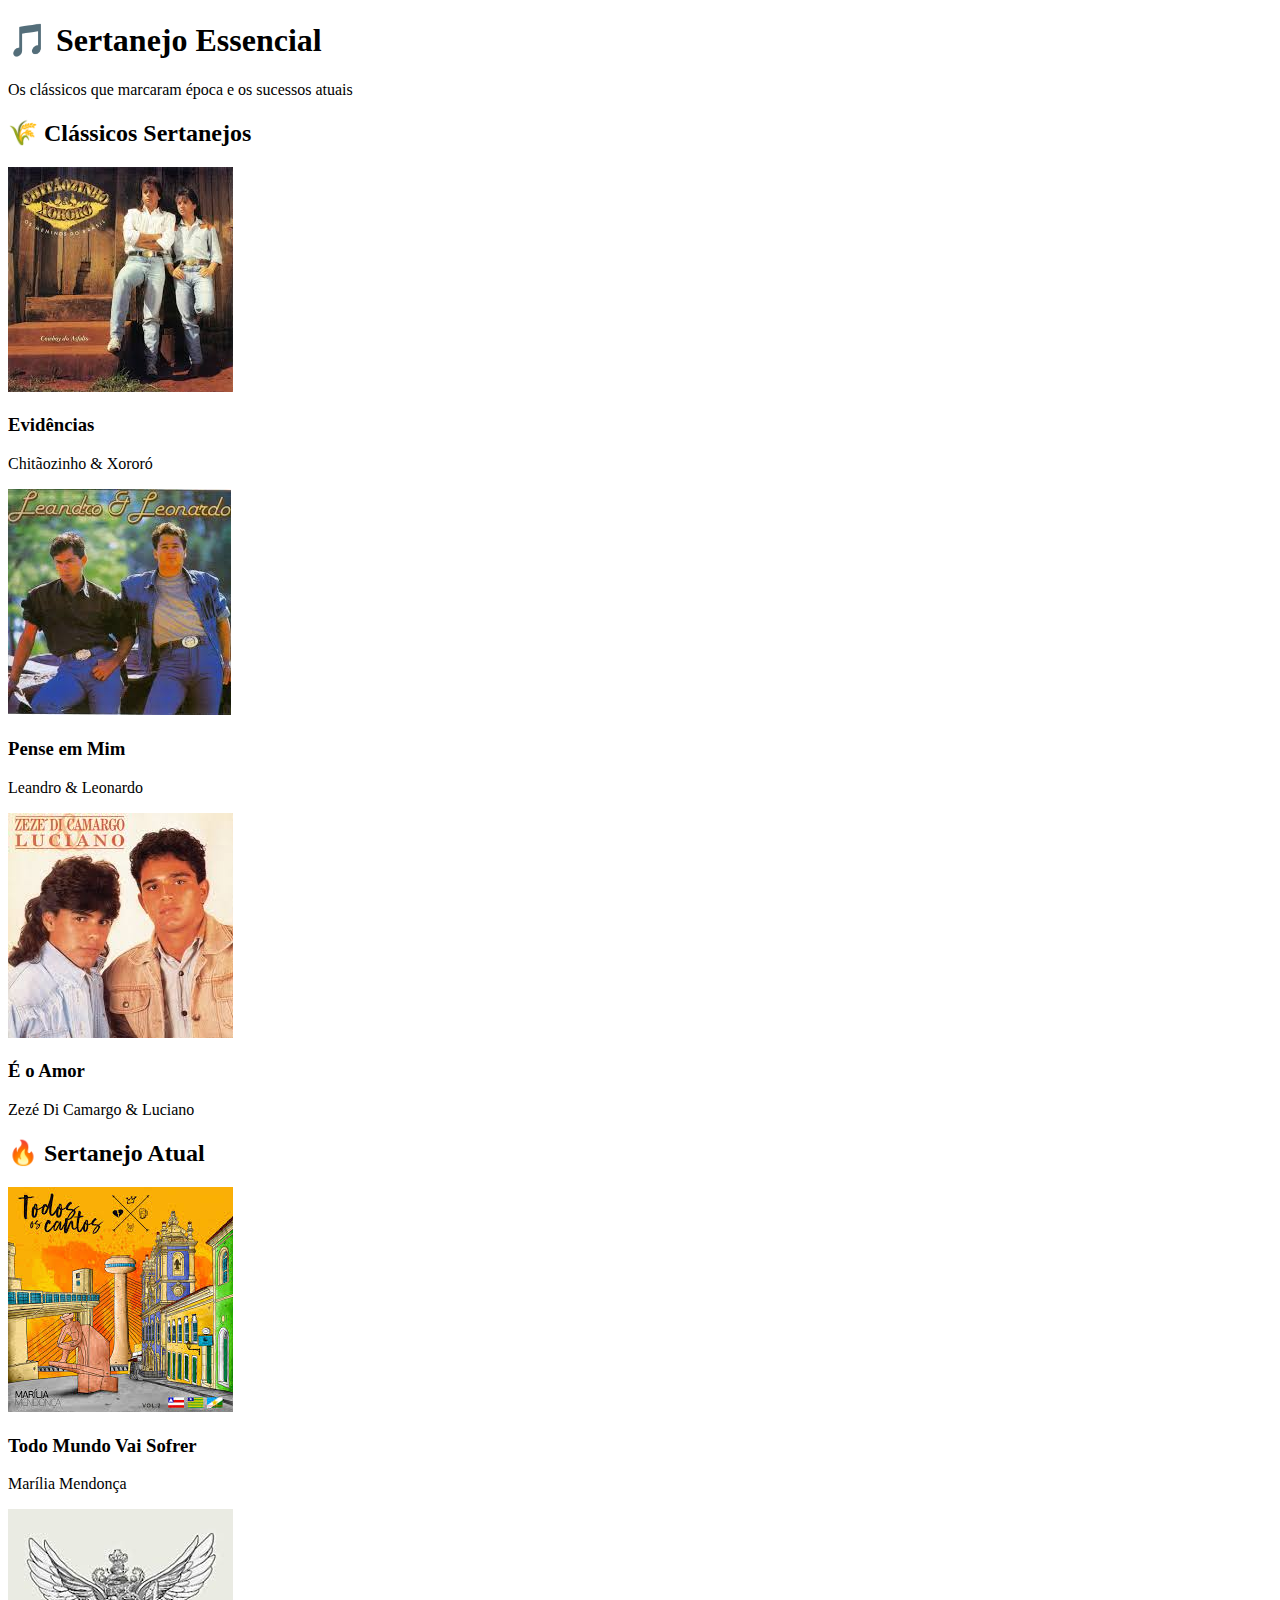
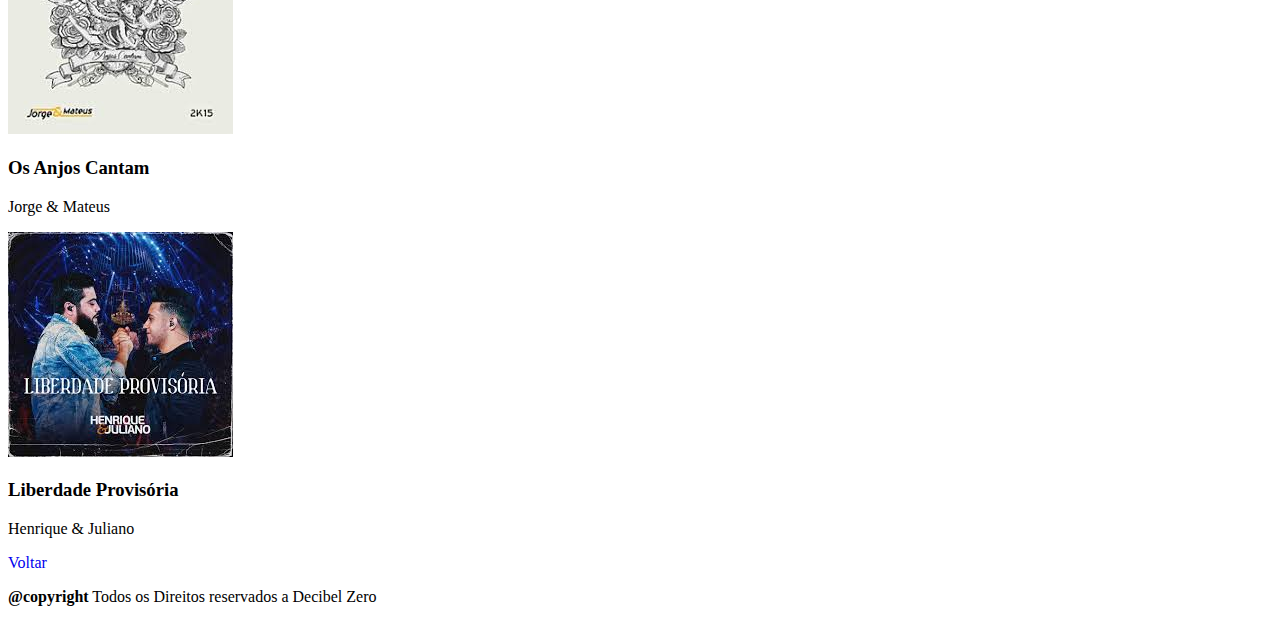
<file: sertanejo.html>
<!DOCTYPE html>
<html lang="pt-BR">

<head>
    <meta charset="UTF-8">
    <meta name="viewport" content="width=device-width, initial-scale=1.0">
    <title>Sertanejo Main</title>
</head>

<body>
    <header>
        <h1>🎵 Sertanejo Essencial</h1>
        <p class="Subtitle">Os clássicos que marcaram época e os sucessos atuais</p>
    </header>
    <section class="Classics">
        <h2 class="title">🌾 Clássicos Sertanejos</h2>
        <div class="content">
            <div class="img1">
                <img src="./assets/images/Sertanejo/Evidências.jpg" alt="Evidências">
                <div class="info1">
                    <h3>Evidências</h3>
                    <p>Chitãozinho & Xororó</p>
                </div>
            </div>
            <div class="img2">
                <img src="./assets/images/Sertanejo/PenseemMim.jpg" alt="Pense em Mim">
                <div class="info2">
                    <h3>Pense em Mim</h3>
                    <p>Leandro & Leonardo</p>
                </div>
            </div>
            <div class="img3">
                <img src="./assets/images/Sertanejo/ÉoAmor.jpg" alt="É o Amor">
                <div class="info3">
                    <h3>É o Amor</h3>
                    <p>Zezé Di Camargo & Luciano</p>
                </div>
            </div>
        </div>
    </section>
    <section class="Atual">
        <h2 class="title">🔥 Sertanejo Atual</h2>
        <div class="content">
            <div class="img4">
                <img src="./assets/images/Sertanejo/TodoMundoVaiSofrer.jpg" alt="Todo Mundo Vai Sofrer">
                <div class="info4">
                    <h3>Todo Mundo Vai Sofrer</h3>
                    <p>Marília Mendonça</p>
                </div>
            </div>
            <div class="img5">
                <img src="./assets/images/Sertanejo/OsAnjosCantam.jpg" alt="Os Anjos Cantam">
                <div class="info5">
                    <h3>Os Anjos Cantam</h3>
                    <p>Jorge & Mateus</p>
                </div>
            </div>
            <div class="img6">
                <img src="./assets/images/Sertanejo/LiberdadeProvisória.jpg" alt="Liberdade Provisória">
                <div class="info6">
                    <h3>Liberdade Provisória</h3>
                    <p>Henrique & Juliano</p>
                </div>
            </div>
        </div>
    </section>
    <a href="#" style="text-decoration: none;">Voltar</a>
    <footer>
        <div class="footerText">
            <p class="footerText"><strong>@copyright</strong> Todos os Direitos reservados a Decibel Zero</p>
        </div>
    </footer>
</body>

</html>
</file>
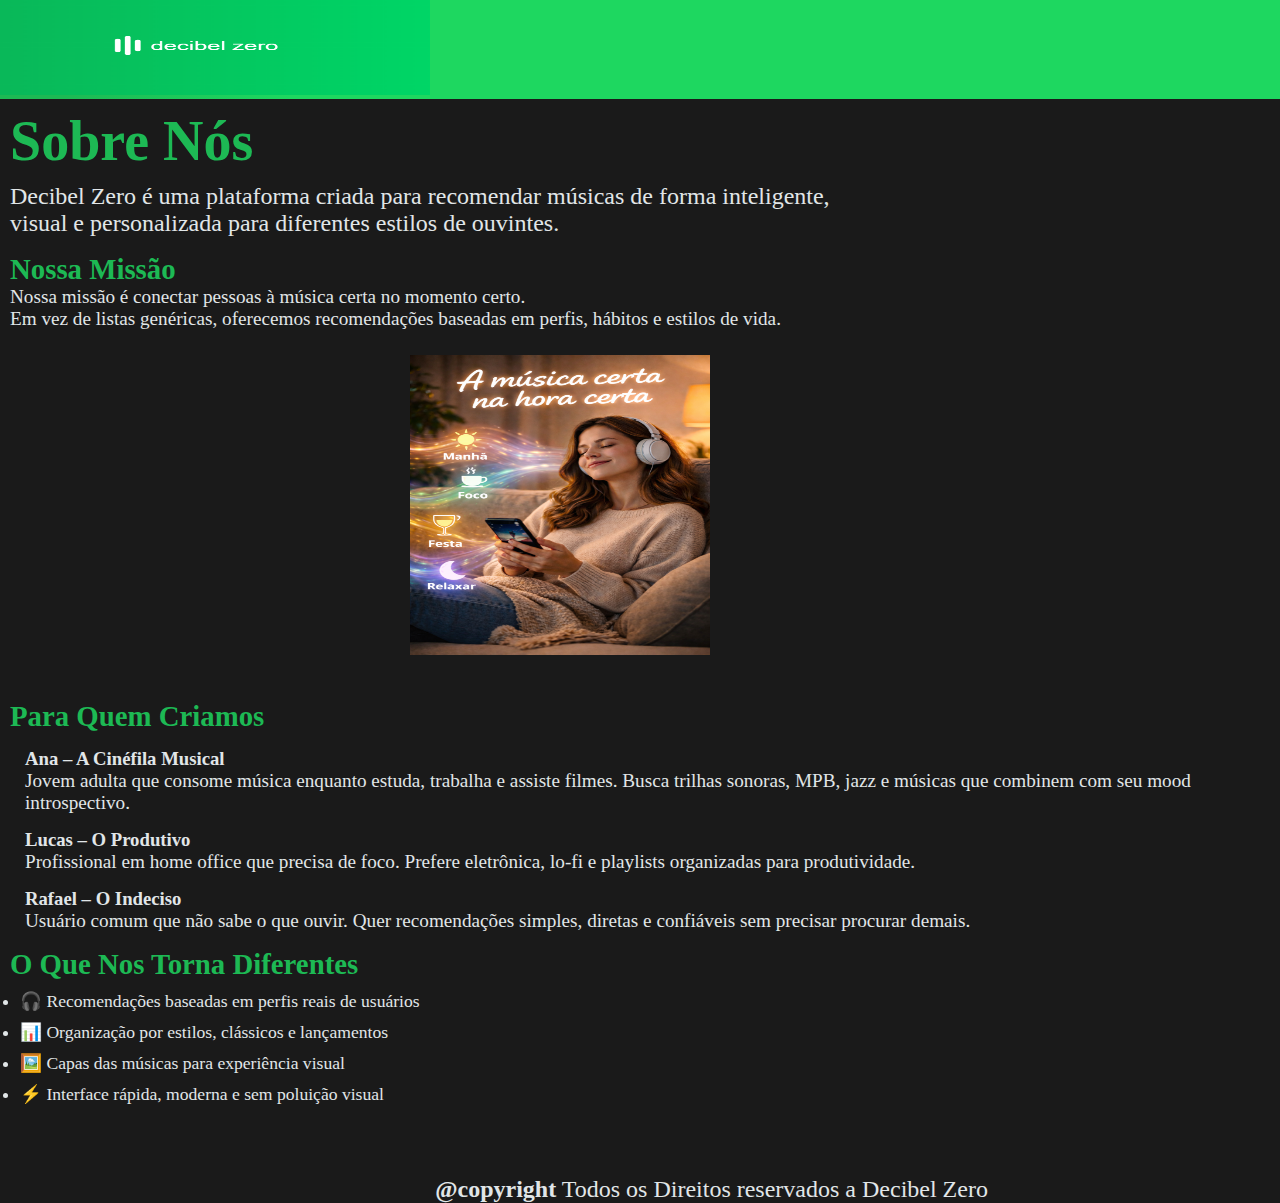
<file: sobrenos.html>
<!DOCTYPE html>
<html lang="pt-BR">

<head>
    <meta charset="UTF-8">
    <meta name="viewport" content="width=device-width, initial-scale=1.0">
    <title>Sobre Nós</title>
    <link rel="stylesheet" href="estilo.css">
</head>

<body>
    <div class="image">
        <img class="logo" src="./assets/images/imagens teste/LogoBranca.png" alt="">
        <p></p>
    </div>
    <header class="cabecalho">
        <h1>Sobre Nós</h1>
        <div class="separa">
            <p class="descricao">Decibel Zero é uma plataforma criada para recomendar músicas de forma inteligente, <br>
                visual e personalizada
                para
                diferentes estilos de ouvintes.</p>
        </div>
    </header>
    <section>
        <h2 class="subtitulo">Nossa Missão</h2>
        <p>
            Nossa missão é conectar pessoas à música certa no momento certo. <br>
            Em vez de listas genéricas, oferecemos recomendações baseadas em perfis, hábitos e estilos de vida.
        </p>
        <img class="img" src="./assets/images/gpt/musica.png" alt="Musica certa na hora certa">
    </section>
    <section>
        <h2 class="subtitulo">Para Quem Criamos</h2>
        <div class="card">
            <h3>Ana – A Cinéfila Musical</h3>
            <p>
                Jovem adulta que consome música enquanto estuda, trabalha e assiste filmes.
                Busca trilhas sonoras, MPB, jazz e músicas que combinem com seu mood introspectivo.
            </p>
        </div>
        <div class="card">
            <h3>Lucas – O Produtivo</h3>
            <p>
                Profissional em home office que precisa de foco.
                Prefere eletrônica, lo-fi e playlists organizadas para produtividade.
            </p>
        </div>
        <div class="card">
            <h3>Rafael – O Indeciso</h3>
            <p>
                Usuário comum que não sabe o que ouvir.
                Quer recomendações simples, diretas e confiáveis sem precisar procurar demais.
            </p>
        </div>
    </section>
    <section>
        <h2 class="subtitulo">O Que Nos Torna Diferentes</h2>
        <ul>
            <li>🎧 Recomendações baseadas em perfis reais de usuários</li>
            <li>📊 Organização por estilos, clássicos e lançamentos</li>
            <li>🖼️ Capas das músicas para experiência visual</li>
            <li>⚡ Interface rápida, moderna e sem poluição visual</li>
        </ul>
    </section>
    <footer>
        <div class="footerText">
            <p class="footerText"><strong class="fds">@copyright</strong> Todos os Direitos reservados a Decibel Zero
            </p>
        </div>
    </footer>
</body>

</html>
</file>
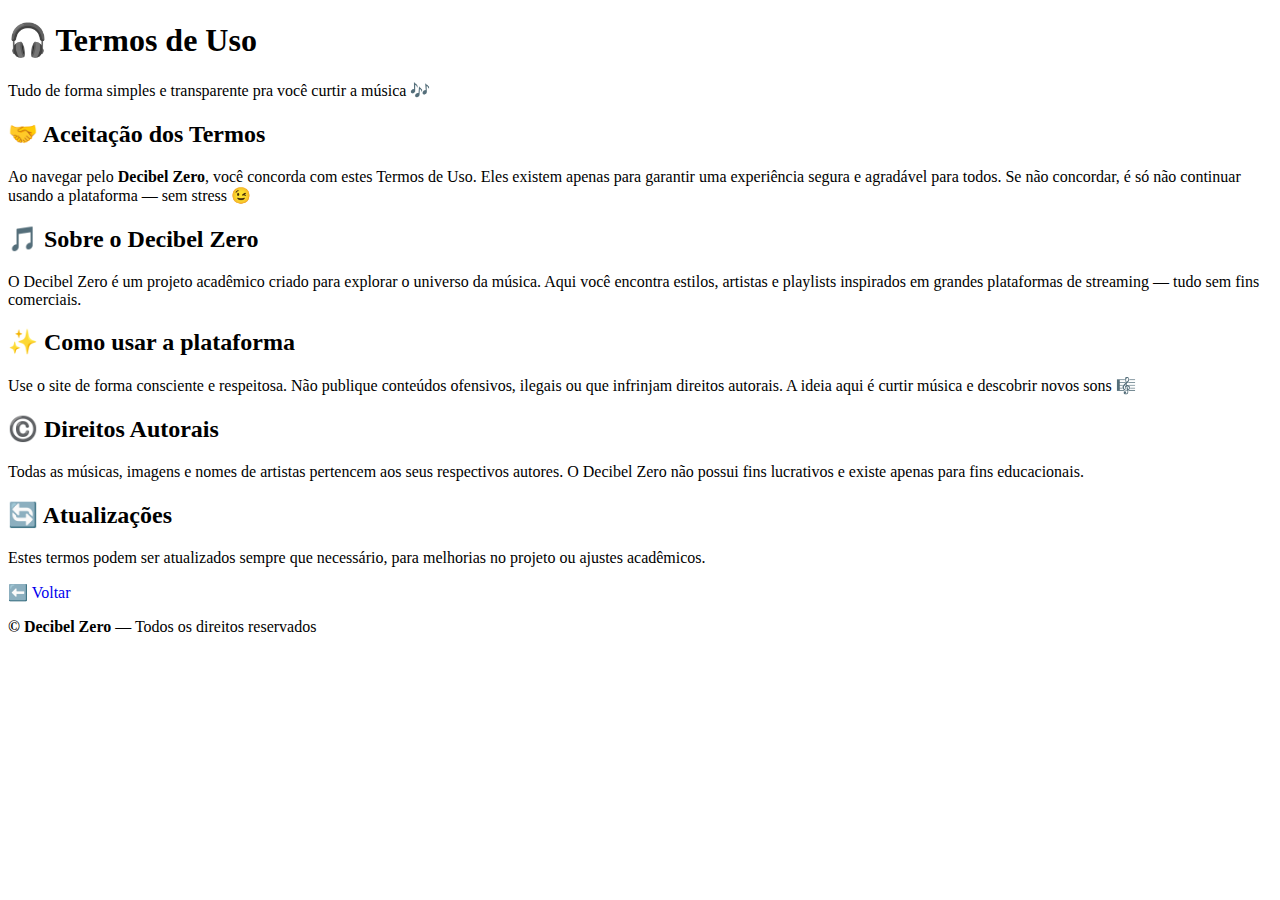
<file: termos.html>
<!DOCTYPE html>
<html lang="pt-BR">

<head>
    <meta charset="UTF-8">
    <meta name="viewport" content="width=device-width, initial-scale=1.0">
    <title>Termos de Uso</title>
</head>

<body>

    <header>
        <h1>🎧 Termos de Uso</h1>
        <p class="Subtitle">Tudo de forma simples e transparente pra você curtir a música 🎶</p>
    </header>

    <section class="Terms">
        <h2 class="title">🤝 Aceitação dos Termos</h2>
        <div class="content">
            <p>
                Ao navegar pelo <strong>Decibel Zero</strong>, você concorda com estes Termos de Uso.
                Eles existem apenas para garantir uma experiência segura e agradável para todos.
                Se não concordar, é só não continuar usando a plataforma — sem stress 😉
            </p>
        </div>
    </section>

    <section class="Terms">
        <h2 class="title">🎵 Sobre o Decibel Zero</h2>
        <div class="content">
            <p>
                O Decibel Zero é um projeto acadêmico criado para explorar o universo da música.
                Aqui você encontra estilos, artistas e playlists inspirados em grandes plataformas
                de streaming — tudo sem fins comerciais.
            </p>
        </div>
    </section>

    <section class="Terms">
        <h2 class="title">✨ Como usar a plataforma</h2>
        <div class="content">
            <p>
                Use o site de forma consciente e respeitosa.
                Não publique conteúdos ofensivos, ilegais ou que infrinjam direitos autorais.
                A ideia aqui é curtir música e descobrir novos sons 🎼
            </p>
        </div>
    </section>

    <section class="Terms">
        <h2 class="title">©️ Direitos Autorais</h2>
        <div class="content">
            <p>
                Todas as músicas, imagens e nomes de artistas pertencem aos seus respectivos autores.
                O Decibel Zero não possui fins lucrativos e existe apenas para fins educacionais.
            </p>
        </div>
    </section>

    <section class="Terms">
        <h2 class="title">🔄 Atualizações</h2>
        <div class="content">
            <p>
                Estes termos podem ser atualizados sempre que necessário,
                para melhorias no projeto ou ajustes acadêmicos.
            </p>
        </div>
    </section>

    <a href="index.html" style="text-decoration: none;">⬅️ Voltar</a>

    <footer>
        <div class="footerText">
            <p class="footerText">
                <strong>© Decibel Zero</strong> — Todos os direitos reservados
            </p>
        </div>
    </footer>

</body>

</html>
</file>
<file: estilo.css>
*{
    margin: 0;
    padding: 0;
    background-color: #1a1a1a;
}

.descricao{
    font-size: 1.5rem;
    font-weight: 200;
    color: #e1e6e8;
}
.separa {
    margin-top: 0.5rem;
    margin: 10px;
}

h1{
    font-size: 3.5rem;
    margin: 10px;
    color: #1db954;
}

section{
    margin: 10px;
    margin-top: 1rem;
}
.subtitulo{
    font-size: 1.8rem;
    font-weight: 600;
    color: #1db954;
}

.img{
    width: 300px;
    height: 300px;
    margin: 25px 0;
    margin-left: 25rem;
}

p{
    font-size: 1.2rem;
    color: #e1e6e8;
}

.card{
    margin: 15px;
}

li{
    font-size: 1.1rem;
    margin: 10px;
    color: #e1e6e8;
}


h3{
   color: #e1e6e8;
}  

.footerText{
    font-size: 1.5rem;
    margin-top: 35px;
    padding-top: 0.5px;
    padding-left: 17vw;
    background-color: #1a1a1a;
}

.fds{
    background-color: #1a1a1a;
}

.image{
    background: linear-gradient(90deg, #1db954 5%, #1ed760 23%);
}

.logo{
    height: 95px;
    width: 430px;
}
</file>
<file: styles.css>
/**
 * DECIBEL ZERO - Estilos CSS
 * Plataforma de streaming de música
 */

/* ============================================
   RESET E CONFIGURAÇÕES GLOBAIS
   ============================================ */

* {
    margin: 0;
    padding: 0;
    box-sizing: border-box;
}

body {
    font-family: 'Segoe UI', Tahoma, Geneva, Verdana, sans-serif;
    background: linear-gradient(135deg, #0a0a0a 0%, #1a1a1a 100%);
    color: #ffffff;
    line-height: 1.6;
    min-height: 100vh;
    display: flex;
    flex-direction: column;
}

/* ============================================
   CABEÇALHO (HEADER)
   ============================================ */

header {
    background: linear-gradient(90deg, #1db954 0%, #1ed760 100%);
    padding: 0;
    box-shadow: 0 4px 6px rgba(0, 0, 0, 0.3);
    position: sticky;
    top: 0;
    z-index: 1000;
}

/* Container do cabeçalho para centralizar conteúdo */
.header-container {
    max-width: 1200px;
    margin: 0 auto;
    padding: 20px 30px;
    display: flex;
    justify-content: space-between;
    align-items: center;
}

/* Logo do site */
.logo {
    display: flex;
    align-items: center;
    gap: 10px;
    font-size: 28px;
    font-weight: bold;
    color: white;
    text-decoration: none;
    transition: transform 0.3s ease;
}

.logo:hover {
    transform: scale(1.05);
}

.logo-icon {
    font-size: 32px;
}

/* Navegação */
nav {
    display: flex;
    gap: 30px;
    align-items: center;
}

nav a {
    color: white;
    text-decoration: none;
    font-weight: 600;
    font-size: 16px;
    padding: 8px 16px;
    border-radius: 20px;
    transition: all 0.3s ease;
    position: relative;
}

nav a:hover {
    background-color: rgba(255, 255, 255, 0.2);
    transform: translateY(-2px);
}

nav a.active {
    background-color: rgba(255, 255, 255, 0.3);
}

/* ============================================
   CONTEÚDO PRINCIPAL
   ============================================ */

main {
    flex: 1;
    max-width: 1200px;
    width: 100%;
    margin: 0 auto;
    padding: 40px 30px;
}

/* Seções */
section {
    margin-bottom: 50px;
}

section h2 {
    font-size: 32px;
    margin-bottom: 20px;
    color: #1db954;
    display: flex;
    align-items: center;
    gap: 10px;
}

section h2::before {
    content: '';
    width: 5px;
    height: 35px;
    background: linear-gradient(180deg, #1db954 0%, #1ed760 100%);
    border-radius: 3px;
}

/* Sobre o Site */
.about-text {
    font-size: 18px;
    color: #b3b3b3;
    line-height: 1.8;
    max-width: 800px;
    padding: 25px;
    background-color: rgba(255, 255, 255, 0.03);
    border-radius: 12px;
    border-left: 4px solid #1db954;
}

/* ============================================
   CARDS DE ESTILOS MUSICAIS
   ============================================ */

.cards {
    display: grid;
    grid-template-columns: repeat(auto-fill, minmax(220px, 1fr));
    gap: 25px;
    margin-top: 25px;
}

/* Card individual */
.card {
    background: linear-gradient(145deg, #1e1e1e 0%, #2a2a2a 100%);
    padding: 30px 20px;
    border-radius: 16px;
    text-align: center;
    transition: all 0.4s cubic-bezier(0.175, 0.885, 0.32, 1.275);
    cursor: pointer;
    border: 2px solid transparent;
    position: relative;
    overflow: hidden;
    text-decoration: none;
    color: white;
    display: block;
}

/* Efeito de brilho no card */
.card::before {
    content: '';
    position: absolute;
    top: 0;
    left: -100%;
    width: 100%;
    height: 100%;
    background: linear-gradient(90deg, transparent, rgba(29, 185, 84, 0.2), transparent);
    transition: left 0.5s;
}

.card:hover::before {
    left: 100%;
}

.card:hover {
    transform: translateY(-10px) scale(1.03);
    border-color: #1db954;
    box-shadow: 0 15px 35px rgba(29, 185, 84, 0.3);
}

/* Ícone do card */
.card-icon {
    font-size: 64px;
    margin-bottom: 15px;
    display: block;
    transition: transform 0.3s ease;
}

.card:hover .card-icon {
    transform: scale(1.2) rotate(5deg);
}

/* Título do card */
.card h3 {
    font-size: 22px;
    margin: 15px 0 10px;
    color: #ffffff;
}

/* Descrição do card */
.card p {
    font-size: 15px;
    color: #b3b3b3;
    margin: 0;
}

/* Badge */
.card-badge {
    position: absolute;
    top: 15px;
    right: 15px;
    background-color: #1db954;
    color: white;
    padding: 5px 12px;
    border-radius: 12px;
    font-size: 12px;
    font-weight: bold;
}

/* ============================================
   RODAPÉ (FOOTER)
   ============================================ */

footer {
    background-color: #0a0a0a;
    text-align: center;
    padding: 30px 20px;
    font-size: 14px;
    color: #888;
    border-top: 1px solid #1db954;
    margin-top: auto;
}

footer p {
    margin: 5px 0;
}

.footer-links {
    margin-top: 15px;
    display: flex;
    justify-content: center;
    gap: 20px;
    flex-wrap: wrap;
}

.footer-links a {
    color: #1db954;
    text-decoration: none;
    transition: color 0.3s ease;
}

.footer-links a:hover {
    color: #1ed760;
    text-decoration: underline;
}

/* ============================================
   RESPONSIVIDADE
   ============================================ */

/* Tablets */
@media (max-width: 768px) {
    .header-container {
        flex-direction: column;
        gap: 15px;
        padding: 15px 20px;
    }
    
    nav {
        gap: 15px;
    }
    
    nav a {
        font-size: 14px;
        padding: 6px 12px;
    }
    
    main {
        padding: 30px 20px;
    }
    
    section h2 {
        font-size: 26px;
    }
    
    .cards {
        grid-template-columns: repeat(auto-fill, minmax(180px, 1fr));
        gap: 15px;
    }
}

/* Smartphones */
@media (max-width: 480px) {
    .logo {
        font-size: 22px;
    }
    
    .logo-icon {
        font-size: 26px;
    }
    
    nav {
        gap: 10px;
    }
    
    nav a {
        font-size: 13px;
        padding: 5px 10px;
    }
    
    section h2 {
        font-size: 22px;
    }
    
    .about-text {
        font-size: 16px;
        padding: 20px;
    }
    
    .cards {
        grid-template-columns: 1fr;
    }
    
    .card-icon {
        font-size: 50px;
    }
}

/* ============================================
   ANIMAÇÕES
   ============================================ */

@keyframes fadeIn {
    from {
        opacity: 0;
        transform: translateY(20px);
    }
    to {
        opacity: 1;
        transform: translateY(0);
    }
}

section {
    animation: fadeIn 0.6s ease-out;
}

/* Animação de carregamento suave */
.card {
    animation: fadeIn 0.6s ease-out backwards;
}

.card:nth-child(1) { animation-delay: 0.1s; }
.card:nth-child(2) { animation-delay: 0.2s; }
.card:nth-child(3) { animation-delay: 0.3s; }
.card:nth-child(4) { animation-delay: 0.4s; }
.card:nth-child(5) { animation-delay: 0.5s; }
</file>
